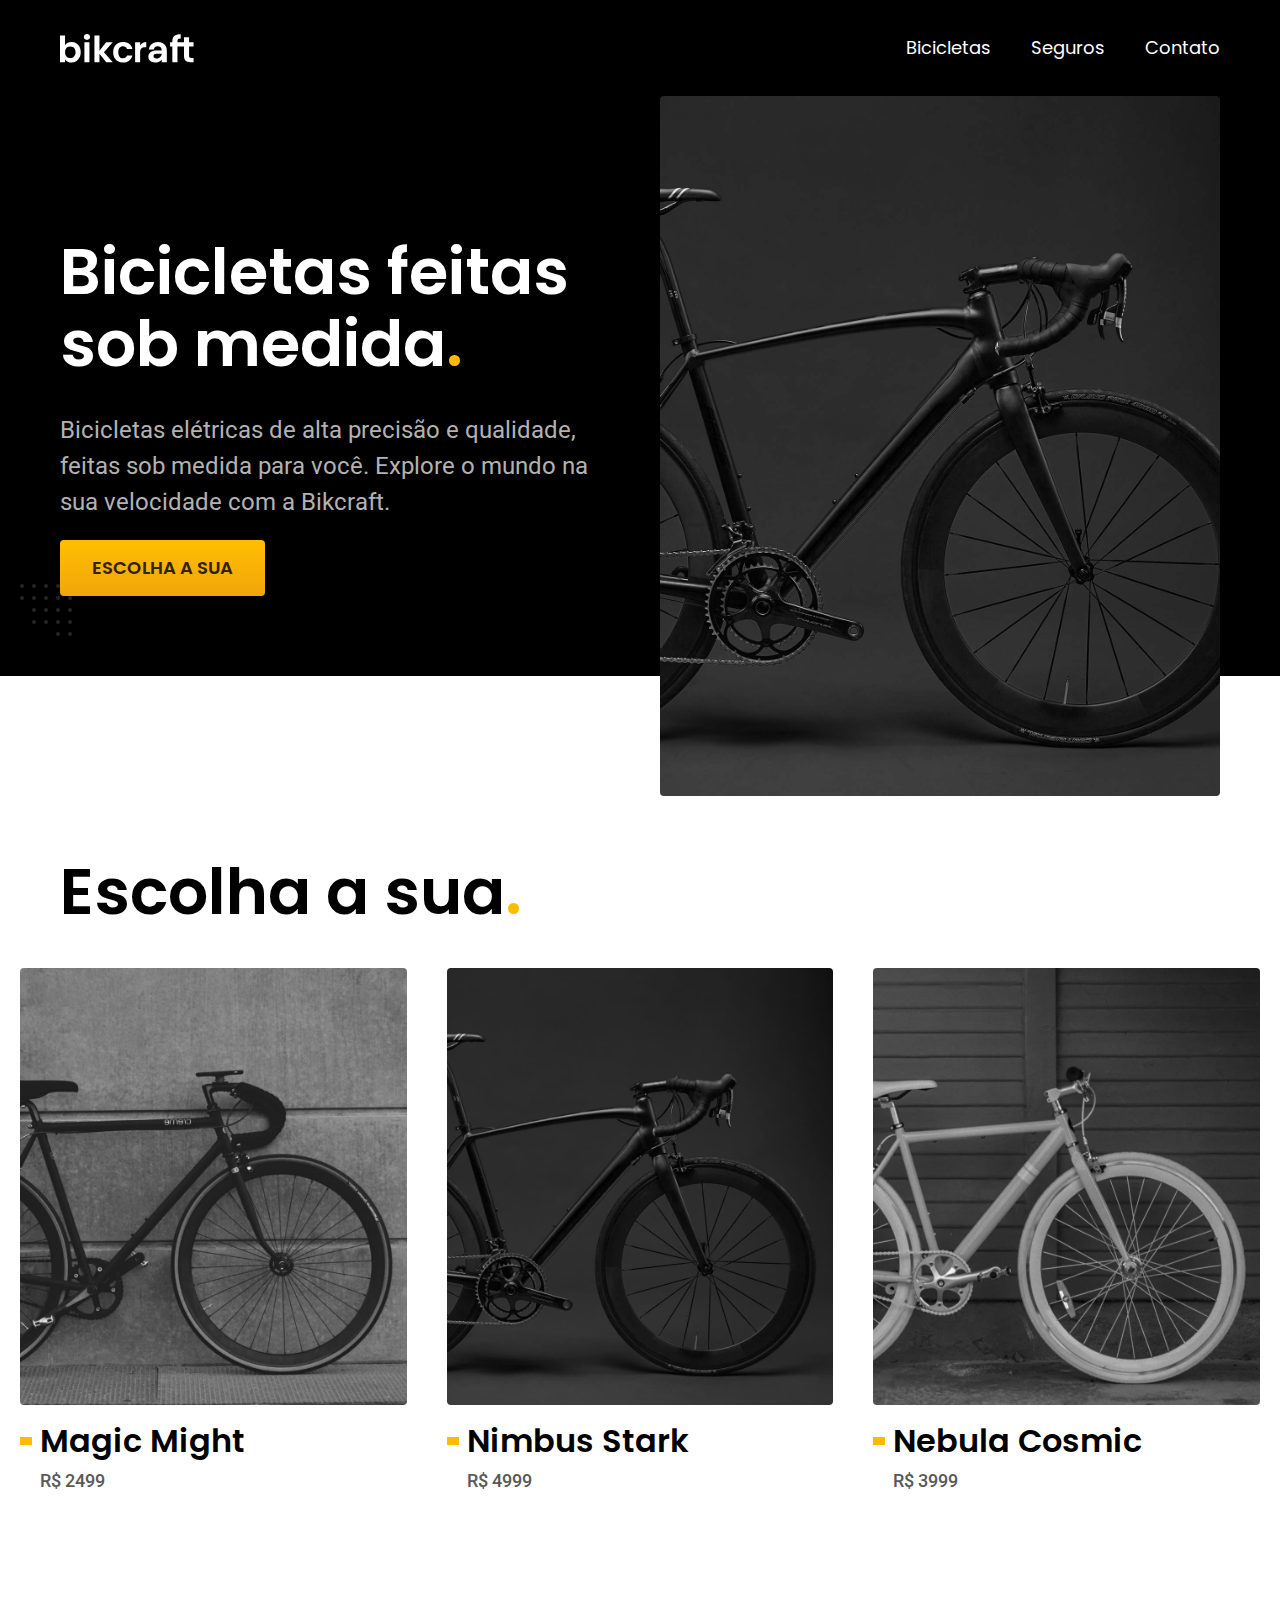
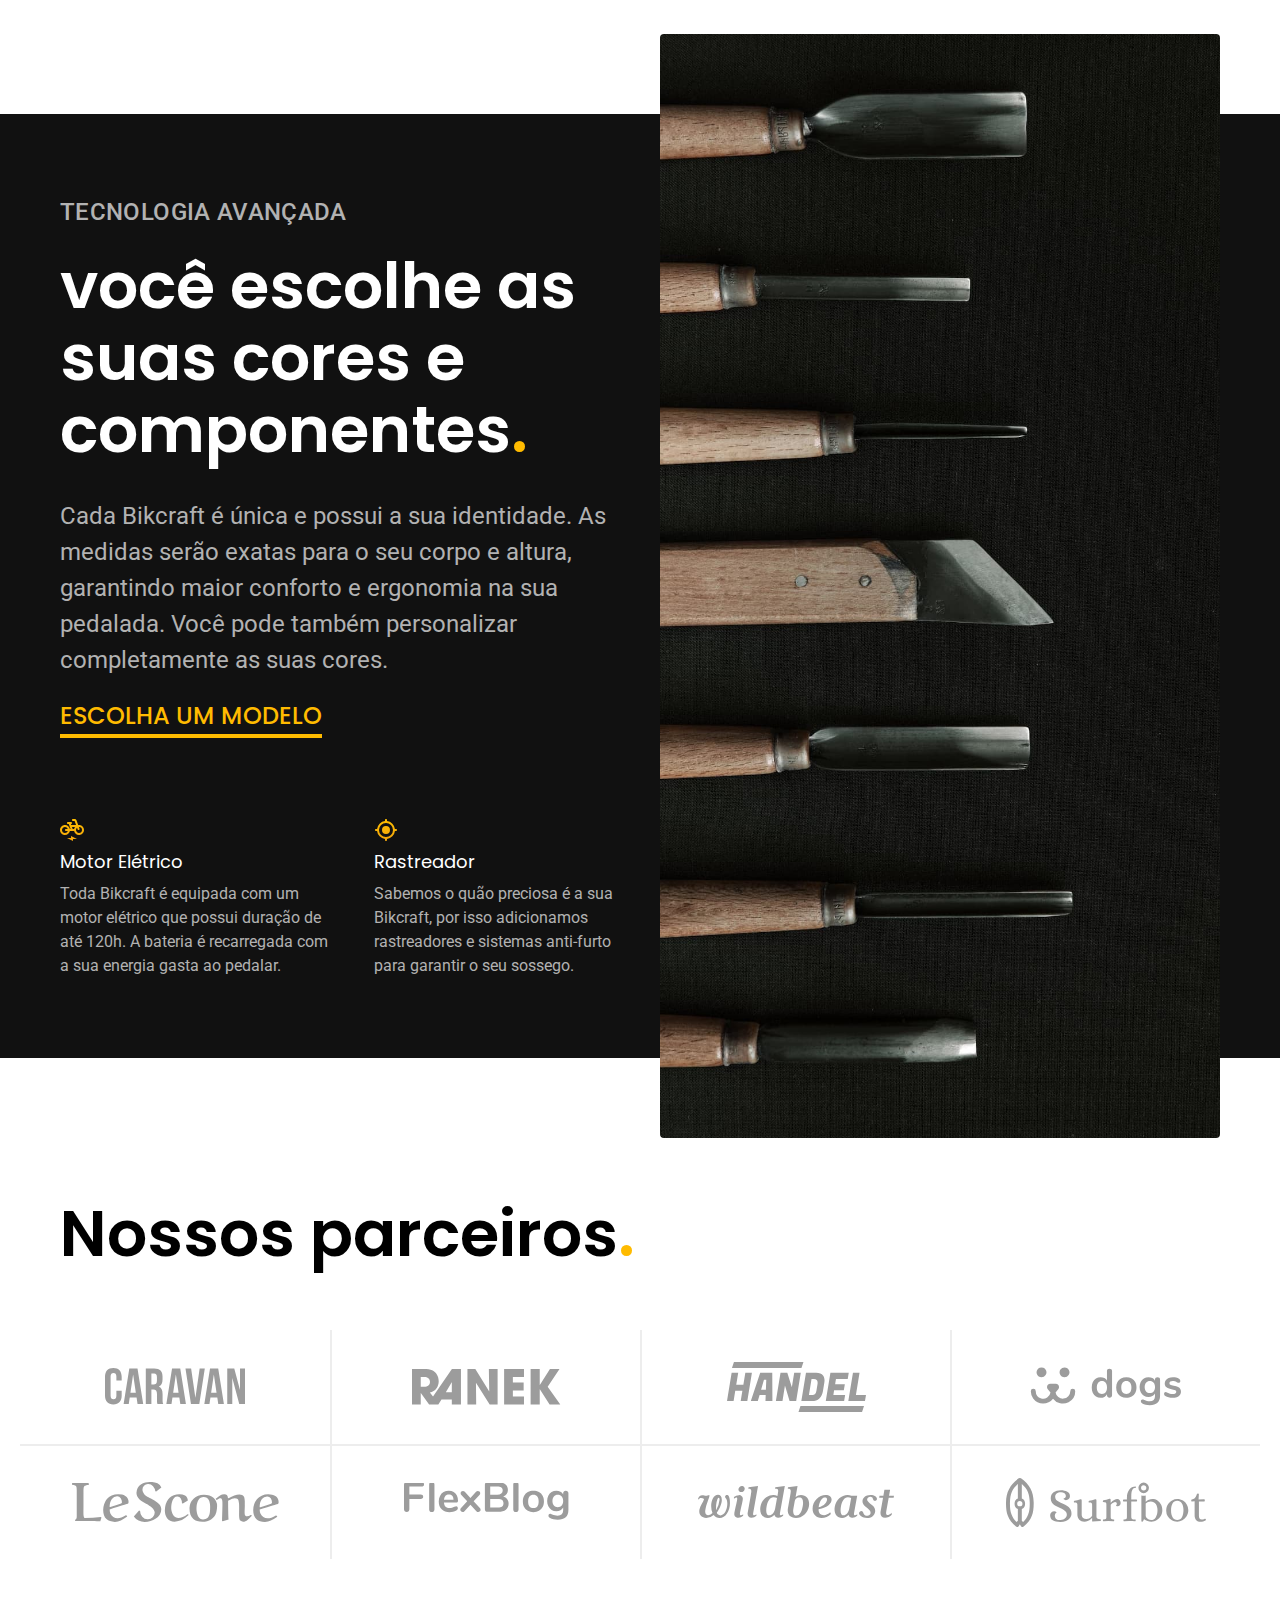
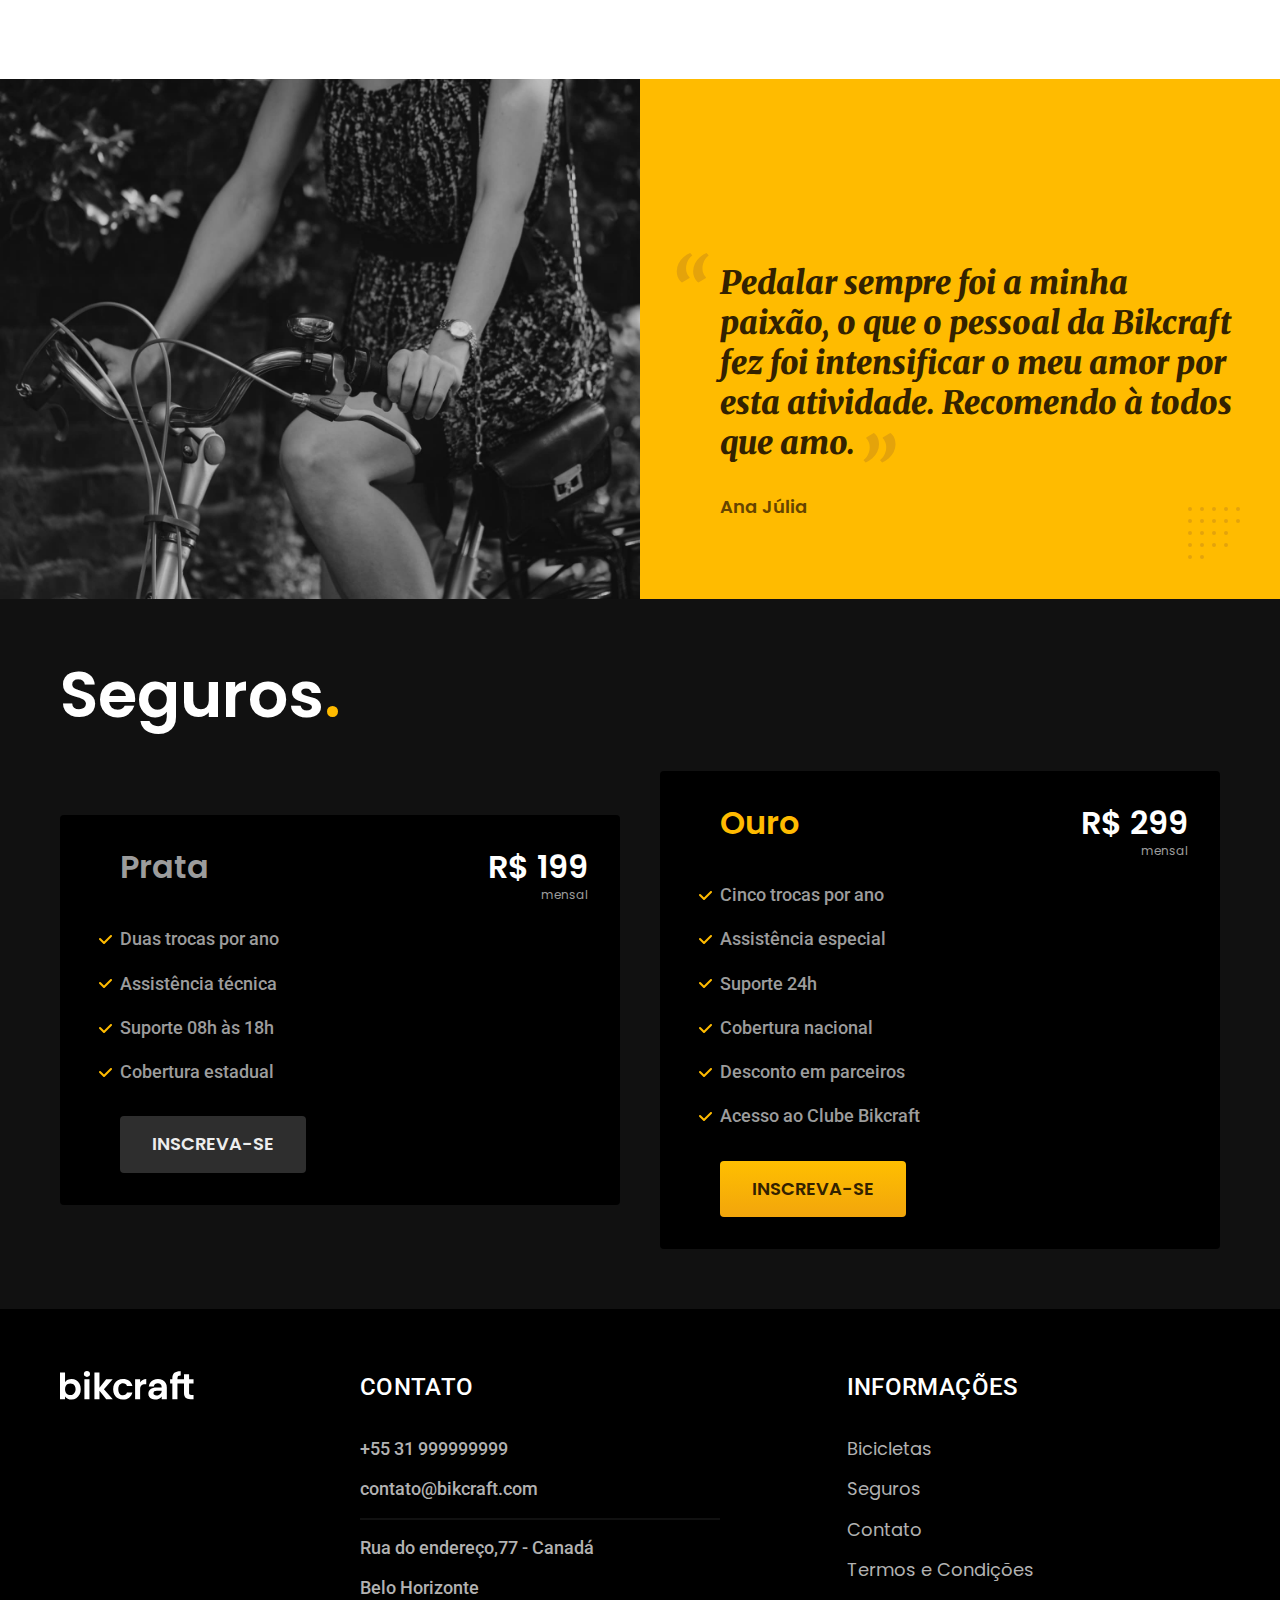
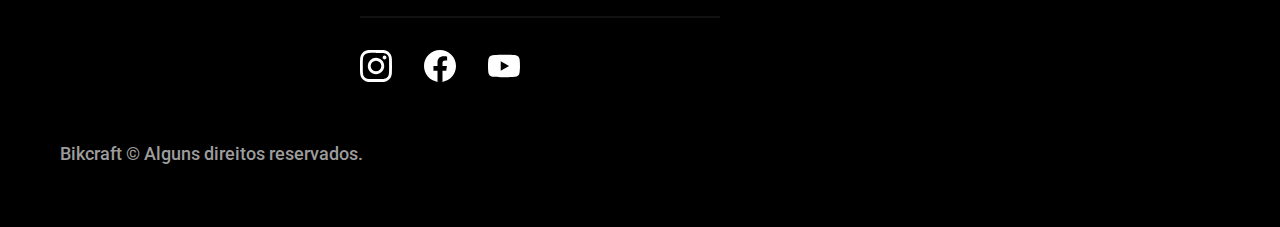
<file: index.html>
<!DOCTYPE html>
<html lang="pt-br">

<head>
  <meta charset="UTF-8">
  <meta name="viewport" content="width=device-width, initial-scale=1.0">

  <title>Bikcraft - Bicicletas Elétricas</title>
  <meta name="description" content="Bicicletas elétricas de alta precisão e qualidade, feitas sob medida para o cliente. Explore o mundo na sua velocidade com a Bikcraft.">

  <link rel="stylesheet" href="./css/style.css">

  <link rel="preconnect" href="https://fonts.googleapis.com">
  <link rel="preconnect" href="https://fonts.gstatic.com" crossorigin>
  <link href="https://fonts.googleapis.com/css2?family=Merriweather:ital,wght@1,900&family=Poppins:wght@400;600&family=Roboto:wght@500&display=swap" rel="stylesheet">
</head>

<body>
  <header class="header-bg">
    <div class="header container">
      <a href="./">
        <img src="./img/bikcraft.svg" alt="Bikcraft">
      </a>

      <nav aria-label="primaria">
        <ul class="header-menu font-1-m cor-0">
          <li><a href="./bicicletas.html">Bicicletas</a></li>
          <li><a href="./seguros.html">Seguros</a></li>
          <li><a href="./contato.html">Contato</a></li>
        </ul>
      </nav>
    </div>
  </header>

  <main class="introducao-bg">
    <div class="introducao container">
      <div class="introducao-conteudo">
        <h1 class="font-1-xxl cor-0">Bicicletas feitas sob medida<span class="cor-p1">.</span></h1>
        <p class="font-2-l cor-5">Bicicletas elétricas de alta precisão e qualidade, feitas sob medida para você. Explore o mundo na sua velocidade com a Bikcraft.</p>
        <a class="botao" href="./bicicletas.html">Escolha a sua</a>
      </div>
      <div>
        <img src="./img/fotos/introducao.jpg" alt="Bicicleta elétrica preta.">
      </div>
    </div>
  </main>

  <article class="bicicletas-lista">
    <h2 class="container font-1-xxl">Escolha a sua<span class="cor-p1">.</span></h2>

    <ul>
      <li>
        <a href="./bicicletas/magic.html">
          <img src="./img/bicicletas/magic-home.jpg" alt="Bicicleta preta">
          <h3 class="font-1-xl">Magic Might</h3>
          <span class="font-2-m cor-8">R$ 2499</span>
        </a>
      </li>
      <li>
        <a href="./bicicletas/nimbus.html">
          <img src="./img/bicicletas/nimbus-home.jpg" alt="Bicicleta preta">
          <h3 class="font-1-xl">Nimbus Stark</h3>
          <span class="font-2-m cor-8">R$ 4999</span>
        </a>
      </li>
      <li>
        <a href="./bicicletas/nebula.html">
          <img src="./img/bicicletas/nebula-home.jpg" alt="Bicicleta preta">
          <h3 class="font-1-xl">Nebula Cosmic</h3>
          <span class="font-2-m cor-8">R$ 3999</span>
        </a>
      </li>
    </ul>
  </article>

  <article class="tecnologia-bg">
    <div class="tecnologia container">
      <div class="tecnologia-conteudo">
        <span class="font-2-l-b cor-5">Tecnologia Avançada</span>
        <h2 class="font-1-xxl cor-0">você escolhe as suas cores e componentes<span class="cor-p1">.</span></h2>
        <p class="font-2-l cor-5">Cada Bikcraft é única e possui a sua identidade. As medidas serão exatas para o seu corpo e altura, garantindo maior conforto e ergonomia na sua pedalada. Você pode também personalizar completamente as suas cores.</p>
        <a class="link" href="./bicicletas.html">Escolha um modelo</a>
        <div class="tecnologia-vantagens">
          <div>
            <img src="./img/icones/eletrica.svg" alt="">
            <h3 class="font-1-m cor-0">Motor Elétrico</h3>
            <p class="font-2-s cor-5">Toda Bikcraft é equipada com um motor elétrico que possui duração de até 120h. A bateria é recarregada com a sua energia gasta ao pedalar.</p>
          </div>
          <div>
            <img src="./img/icones/rastreador.svg" alt="">
            <h3 class="font-1-m cor-0">Rastreador</h3>
            <p class="font-2-s cor-5">Sabemos o quão preciosa é a sua Bikcraft, por isso adicionamos rastreadores e sistemas anti-furto para garantir o seu sossego.</p>
          </div>
        </div>
      </div>
      <div class="tecnologia-imagem">
        <img src="./img/fotos/tecnologia.jpg" alt="">
      </div>
    </div>
  </article>

  <section class="parceiros" aria-label="Nossos Parceiros">
    <h2 class="container font-1-xxl">Nossos parceiros<span class="cor-p1">.</span></h2>

    <ul>
      <li><img src="./img/parceiros/caravan.svg" alt="caravan"></li>
      <li><img src="./img/parceiros/ranek.svg" alt="ranek"></li>
      <li><img src="./img/parceiros/handel.svg" alt="handel"></li>
      <li><img src="./img/parceiros/dogs.svg" alt="dogs"></li>
      <li><img src="./img/parceiros/lescone.svg" alt="lescone"></li>
      <li><img src="./img/parceiros/flexblog.svg" alt="flexblog"></li>
      <li><img src="./img/parceiros/wildbeast.svg" alt="wildbeast"></li>
      <li><img src="./img/parceiros/surfbot.svg" alt="surfbot"></li>
    </ul>
  </section>

  <section class="depoimento" aria-label="Depoimento">
    <div>
      <img src="./img/fotos/depoimento.jpg" alt="Pessoa pedalando uma bicicleta Bikcraft">
    </div>
    <div class="depoimento-conteudo">
      <blockquote class="font-1-xl cor-p5">
        <p>Pedalar sempre foi a minha paixão, o que o pessoal da Bikcraft fez foi intensificar o meu amor por esta atividade. Recomendo à todos que amo.</p>
      </blockquote>
      <span class="font-1-m-b cor-p4">Ana Júlia</span>
    </div>
  </section>

  <article class="seguros-bg">
    <div class="seguros container">
      <h2 class="font-1-xxl cor-0">Seguros<span class="cor-p1">.</span></h2>
      <div class="seguros-item">
        <h3 class="font-1-xl cor-6">Prata</h3>
        <span class="font-1-xl cor-0">R$ 199 <span class="font-1-xs cor-6">mensal</span></span>
        <ul class="font-2-m cor-6">
          <li>Duas trocas por ano</li>
          <li>Assistência técnica</li>
          <li>Suporte 08h às 18h</li>
          <li>Cobertura estadual</li>
        </ul>
        <a class="botao secundario" href="./orcamento.html"> Inscreva-se</a>
      </div>
      <div class="seguros-item">
        <h3 class="font-1-xl cor-p1">Ouro</h3>
        <span class="font-1-xl cor-0">R$ 299 <span class="font-1-xs cor-6">mensal</span></span>
        <ul class="font-2-m cor-6">
          <li>Cinco trocas por ano</li>
          <li>Assistência especial</li>
          <li>Suporte 24h</li>
          <li>Cobertura nacional</li>
          <li>Desconto em parceiros</li>
          <li>Acesso ao Clube Bikcraft</li>
        </ul>
        <a class="botao" href="./orcamento.html"> Inscreva-se</a>
      </div>
    </div>

  </article>
  <footer class="footer-bg">
    <div class="footer container">
      <img src="./img/bikcraft.svg" alt="Bikcraft">

      <div class="footer-contato">
        <h3 class="font-2-l-b cor-0">contato</h3>
        <ul class="font-2-m cor-5">
          <li><a href="tel:+5531999999999">+55 31 999999999</a></li>
          <li><a href="mailto:contato@bikcraft.com">contato@bikcraft.com</a></li>
          <li>Rua do endereço,77 - Canadá</li>
          <li>Belo Horizonte</li>
        </ul>
        <div class="footer-redes">
          <a href="./"><img src="./img/redes/instagram.svg" alt="instagram"></a>
          <a href="./"><img src="./img/redes/facebook.svg" alt="facebook"></a>
          <a href="./"><img src="./img/redes/youtube.svg" alt="youtube"></a>
        </div>
      </div>
      <div class="footer-informacoes">
        <h3 class="font-2-l-b cor-0">Informações</h3>
        <nav>
          <ul class="font-1-m cor-5">
            <li><a href="./bicicletas.html">Bicicletas</a></li>
            <li><a href="./seguros.html">Seguros</a></li>
            <li><a href="./contato.html">Contato</a></li>
            <li><a href="./termos.html">Termos e Condições</a></li>
          </ul>
        </nav>
      </div>
      <p class="footer-copy font-2-m cor-6">Bikcraft © Alguns direitos reservados.</p>
    </div>

  </footer>
</body>

</html>
</file>
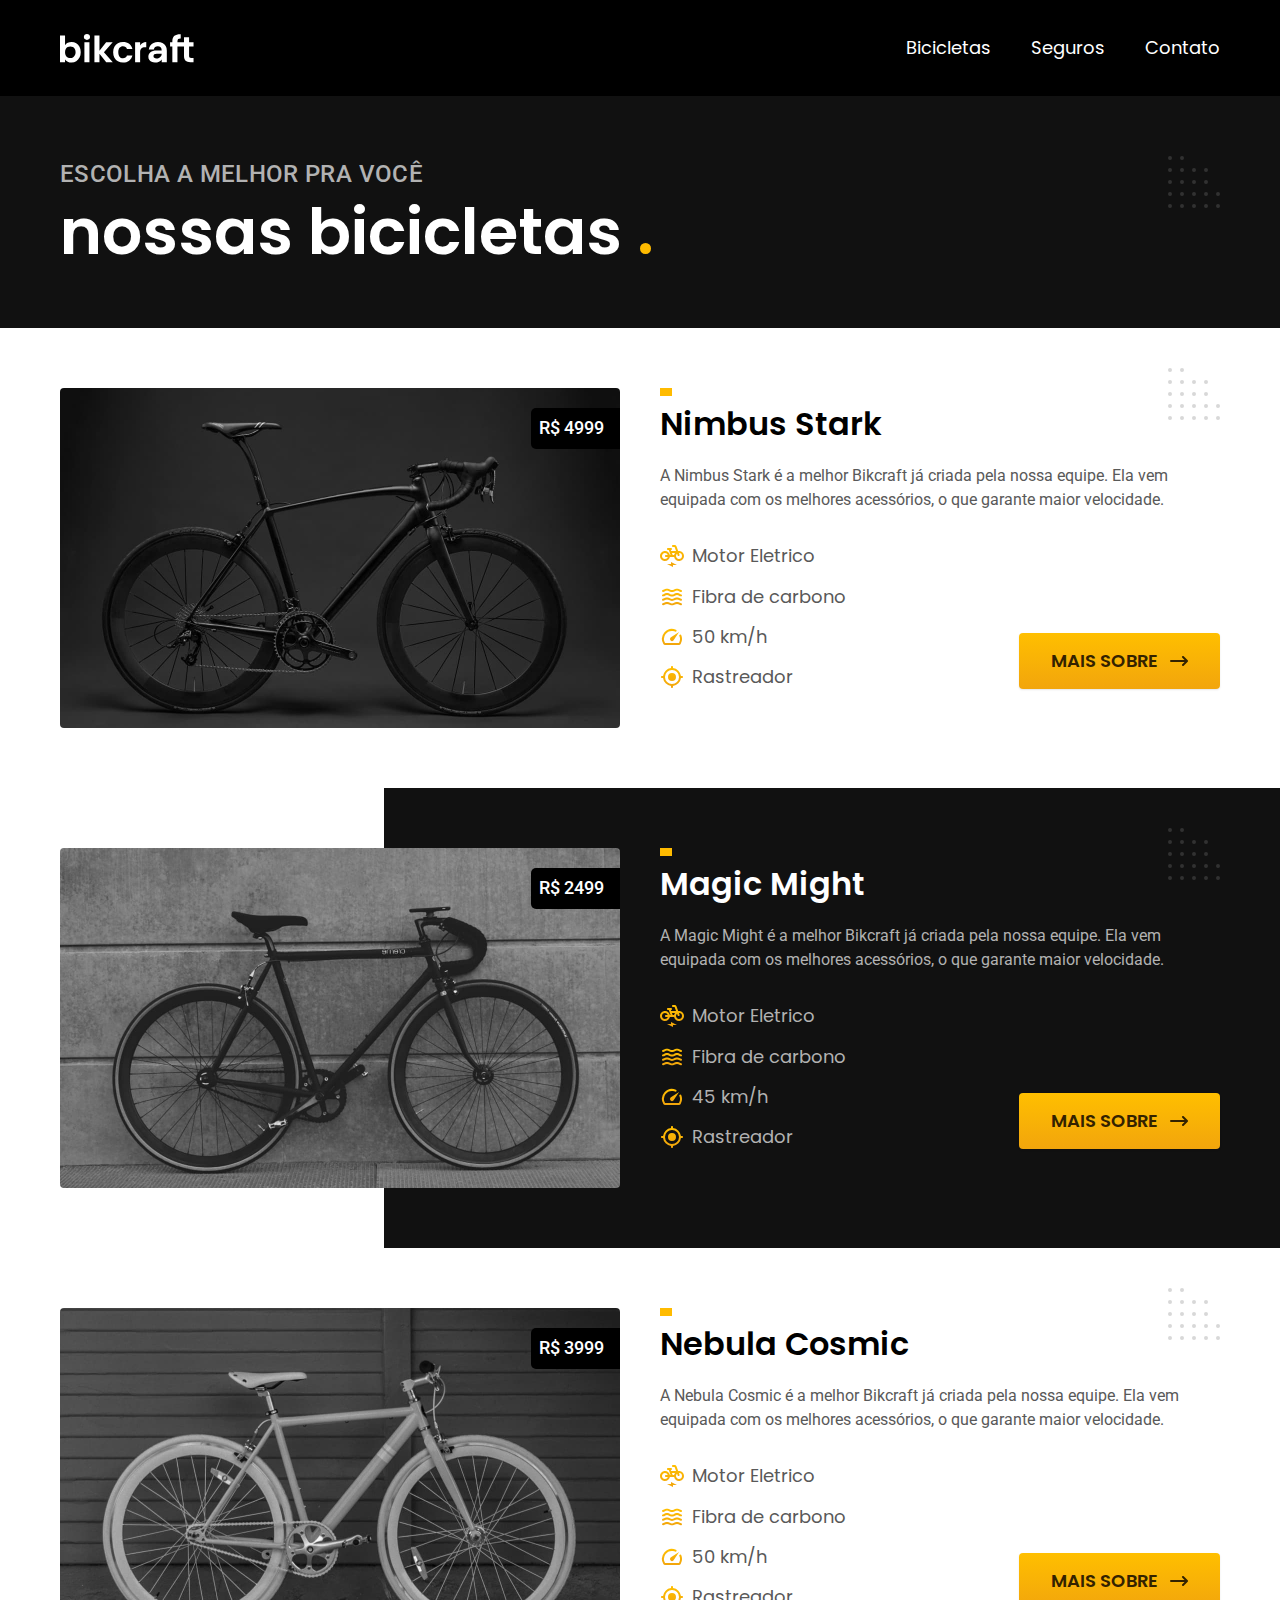
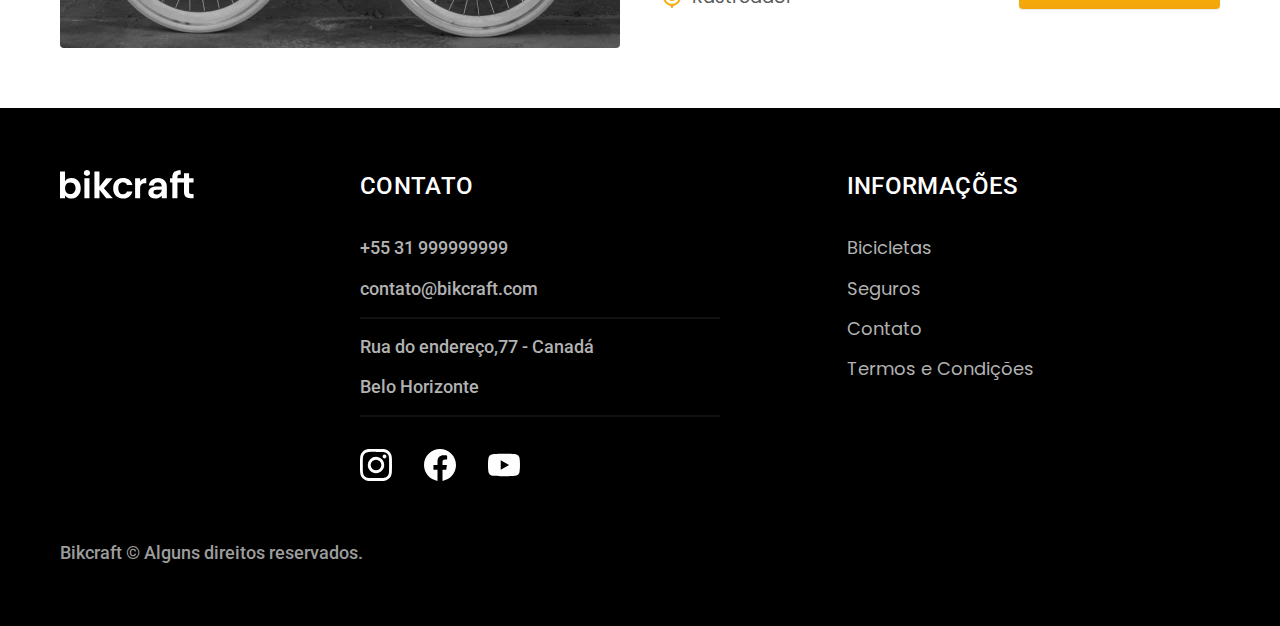
<file: bicicletas.html>
<!DOCTYPE html>
<html lang="pt-br">

<head>
  <meta charset="UTF-8">
  <meta name="viewport" content="width=device-width, initial-scale=1.0">

  <title>Bicicletas | Bikcraft </title>
  <meta name="description" content="Bicicletas elétricas de alta precisão e qualidade, feitas sob medida para o cliente. Explore o mundo na sua velocidade com a Bikcraft.">

  <link rel="stylesheet" href="./css/style.css">

  <link rel="preconnect" href="https://fonts.googleapis.com">
  <link rel="preconnect" href="https://fonts.gstatic.com" crossorigin>
  <link href="https://fonts.googleapis.com/css2?family=Merriweather:ital,wght@1,900&family=Poppins:wght@400;600&family=Roboto:wght@500&display=swap" rel="stylesheet">
</head>

<body id="bicicletas">
  <header class="header-bg">
    <div class="header container">
      <a href="./">
        <img src="./img/bikcraft.svg" alt="Bikcraft">
      </a>

      <nav aria-label="primaria">
        <ul class="header-menu font-1-m cor-0">
          <li><a href="./bicicletas.html">Bicicletas</a></li>
          <li><a href="./seguros.html">Seguros</a></li>
          <li><a href="./contato.html">Contato</a></li>
        </ul>
      </nav>
    </div>
  </header>
  <main>
    <div class="titulo-bg">
      <div class="titulo container">
        <p class="font-2-l-b cor-5">Escolha a melhor pra você</p>
        <h1 class=" font-1-xxl cor-0">nossas bicicletas <span class="cor-p1">.</span></h1>
      </div>
    </div>

    <div>
      <div class="bicicletas container">
        <div class="bicicletas-imagem">
          <img src="./img/bicicletas/nimbus.jpg" alt="Bicicleta preta">
          <span class="font-2-m cor-0">R$ 4999</span>
        </div>
        <div class="bicicletas-conteudo">
          <h2 class="font-1-xl">Nimbus Stark</h2>
          <p class="font-2-s cor-8">A Nimbus Stark é a melhor Bikcraft já criada pela nossa equipe. Ela vem equipada com os melhores acessórios, o que garante maior velocidade.</p>
          <ul class="font-1-m cor-8">
            <li>
              <img src="./img/icones/eletrica.svg" alt="">
              Motor Eletrico
            </li>
            <li>
              <img src="./img/icones/carbono.svg" alt="">
              Fibra de carbono
            </li>
            <li>
              <img src="./img/icones/velocidade.svg" alt="">
              50 km/h
            </li>
            <li>
              <img src="./img/icones/rastreador.svg" alt="">
              Rastreador
            </li>
          </ul>
          <a class="botao seta" href="./bicicletas/nimbus.html">Mais sobre</a>
        </div>
      </div>
    </div>


    <div class="bicicletas-bg">
      <div class="bicicletas container">
        <div class="bicicletas-imagem">
          <img src="./img/bicicletas/magic.jpg" alt="Bicicleta preta">
          <span class="font-2-m cor-0">R$ 2499</span>
        </div>
        <div class="bicicletas-conteudo">
          <h2 class="font-1-xl cor-0">Magic Might</h2>
          <p class="font-2-s cor-5">A Magic Might é a melhor Bikcraft já criada pela nossa equipe. Ela vem equipada com os melhores acessórios, o que garante maior velocidade.</p>
          <ul class="font-1-m cor-5">
            <li>
              <img src="./img/icones/eletrica.svg" alt="">
              Motor Eletrico
            </li>
            <li>
              <img src="./img/icones/carbono.svg" alt="">
              Fibra de carbono
            </li>
            <li>
              <img src="./img/icones/velocidade.svg" alt="">
              45 km/h
            </li>
            <li>
              <img src="./img/icones/rastreador.svg" alt="">
              Rastreador
            </li>
          </ul>
          <a class="botao seta" href="./bicicletas/magic.html">Mais sobre</a>
        </div>
      </div>
    </div>

    <div>
      <div class="bicicletas container">
        <div class="bicicletas-imagem">
          <img src="./img/bicicletas/nebula.jpg" alt="Bicicleta preta">
          <span class="font-2-m cor-0">R$ 3999</span>
        </div>
        <div class="bicicletas-conteudo">
          <h2 class="font-1-xl">Nebula Cosmic</h2>
          <p class="font-2-s cor-8">A Nebula Cosmic é a melhor Bikcraft já criada pela nossa equipe. Ela vem equipada com os melhores acessórios, o que garante maior velocidade.</p>
          <ul class="font-1-m cor-8">
            <li>
              <img src="./img/icones/eletrica.svg" alt="">
              Motor Eletrico
            </li>
            <li>
              <img src="./img/icones/carbono.svg" alt="">
              Fibra de carbono
            </li>
            <li>
              <img src="./img/icones/velocidade.svg" alt="">
              50 km/h
            </li>
            <li>
              <img src="./img/icones/rastreador.svg" alt="">
              Rastreador
            </li>
          </ul>
          <a class="botao seta" href="./bicicletas/nebula.html">Mais sobre</a>
        </div>
      </div>
    </div>

  </main>

  <footer class="footer-bg">
    <div class="footer container">
      <img src="./img/bikcraft.svg" alt="Bikcraft">

      <div class="footer-contato">
        <h3 class="font-2-l-b cor-0">contato</h3>
        <ul class="font-2-m cor-5">
          <li><a href="tel:+5531999999999">+55 31 999999999</a></li>
          <li><a href="mailto:contato@bikcraft.com">contato@bikcraft.com</a></li>
          <li>Rua do endereço,77 - Canadá</li>
          <li>Belo Horizonte</li>
        </ul>
        <div class="footer-redes">
          <a href="./"><img src="./img/redes/instagram.svg" alt="instagram"></a>
          <a href="./"><img src="./img/redes/facebook.svg" alt="facebook"></a>
          <a href="./"><img src="./img/redes/youtube.svg" alt="youtube"></a>
        </div>
      </div>
      <div class="footer-informacoes">
        <h3 class="font-2-l-b cor-0">Informações</h3>
        <nav>
          <ul class="font-1-m cor-5">
            <li><a href="./bicicletas.html">Bicicletas</a></li>
            <li><a href="./seguros.html">Seguros</a></li>
            <li><a href="./contato.html">Contato</a></li>
            <li><a href="./termos.html">Termos e Condições</a></li>
          </ul>
        </nav>
      </div>
      <p class="footer-copy font-2-m cor-6">Bikcraft © Alguns direitos reservados.</p>
    </div>

  </footer>
</body>

</html>
</file>
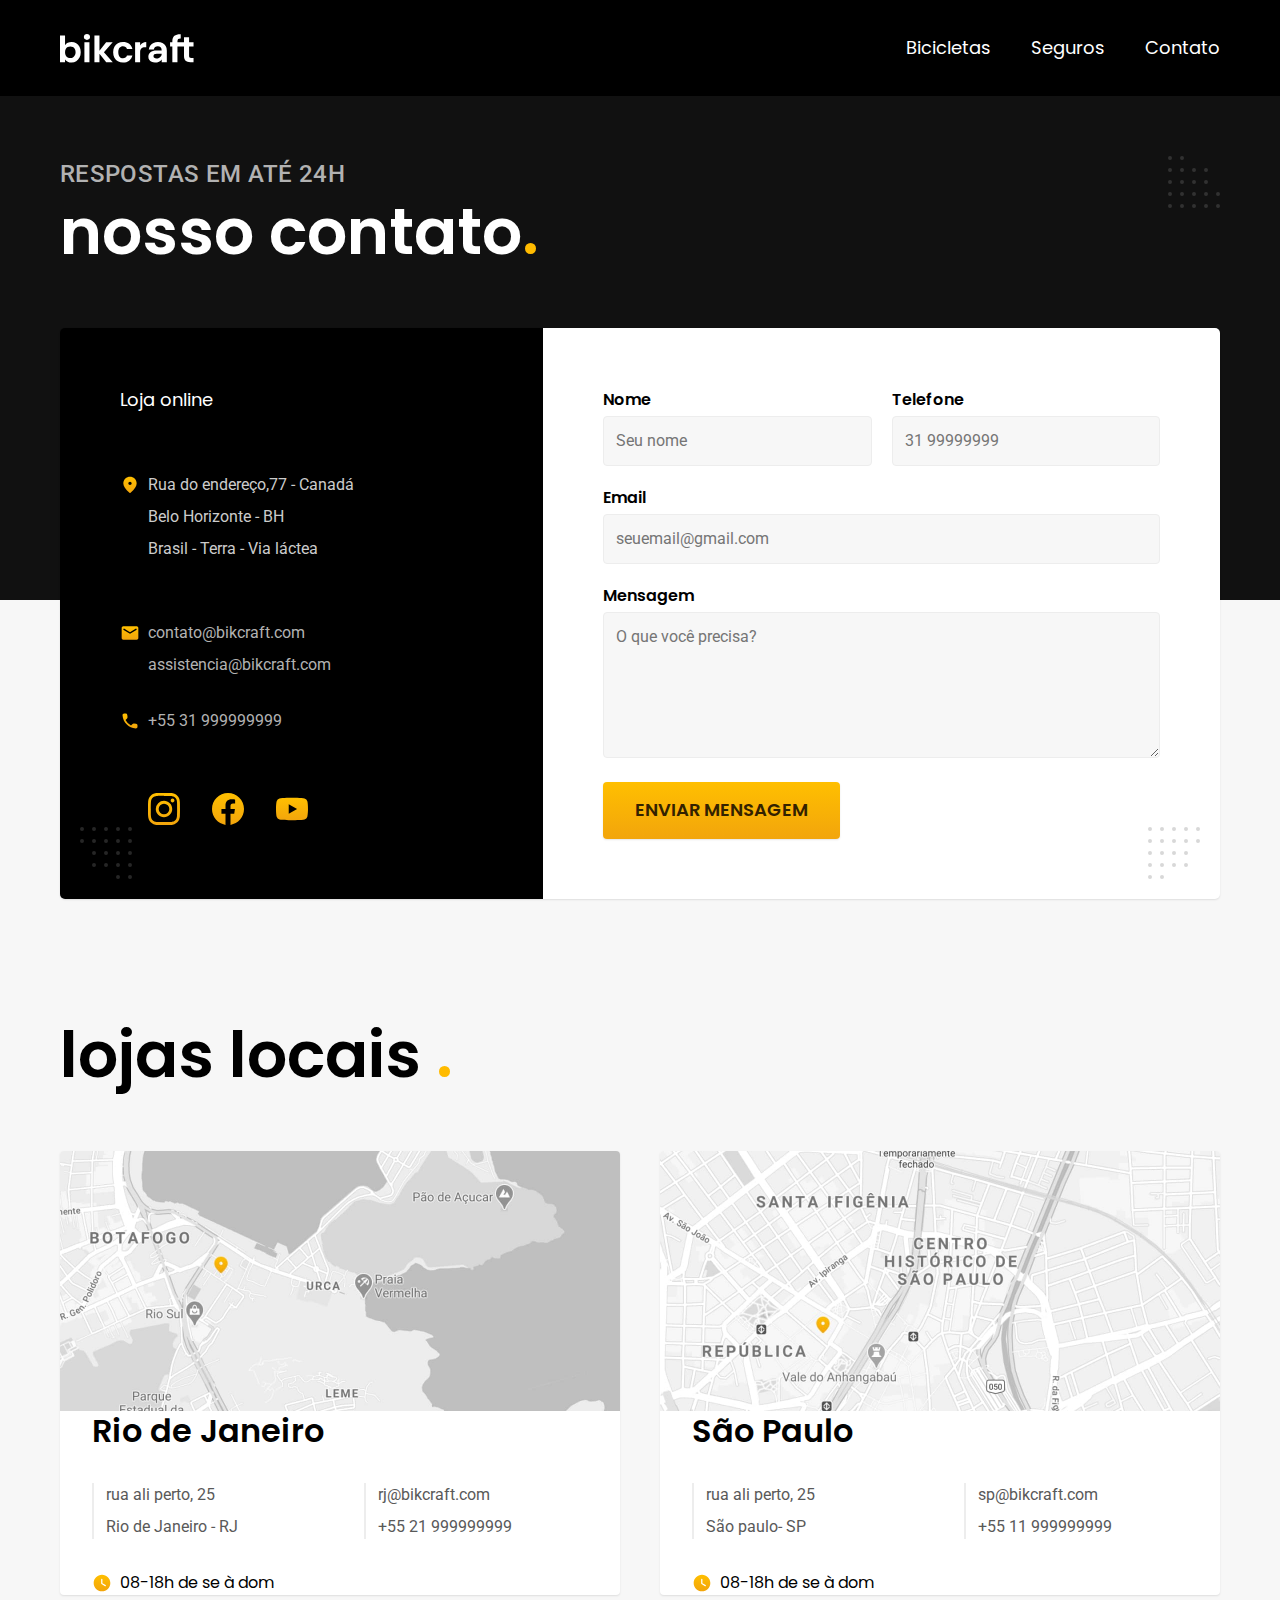
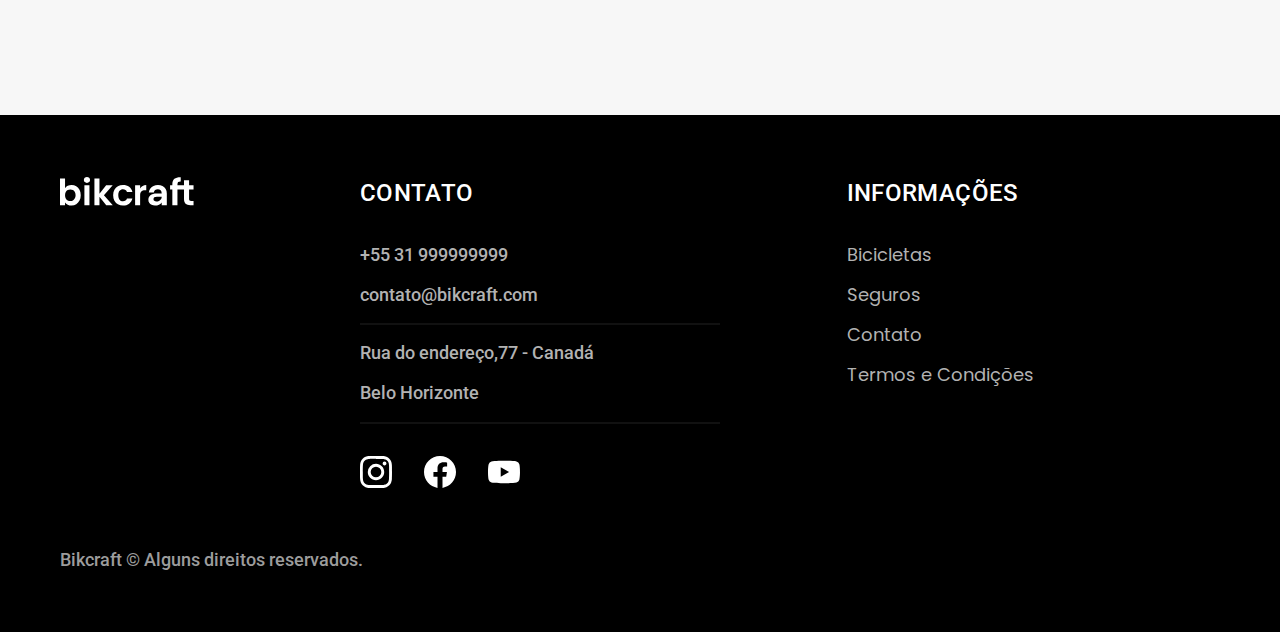
<file: contato.html>
<!DOCTYPE html>
<html lang="pt-br">

<head>
  <meta charset="UTF-8">
  <meta name="viewport" content="width=device-width, initial-scale=1.0">

  <title>Contato | Bikcraft </title>
  <meta name="description" content="Bicicletas elétricas de alta precisão e qualidade, feitas sob medida para o cliente. Explore o mundo na sua velocidade com a Bikcraft.">

  <link rel="stylesheet" href="./css/style.css">

  <link rel="preconnect" href="https://fonts.googleapis.com">
  <link rel="preconnect" href="https://fonts.gstatic.com" crossorigin>
  <link href="https://fonts.googleapis.com/css2?family=Merriweather:ital,wght@1,900&family=Poppins:wght@400;600&family=Roboto:wght@500&display=swap" rel="stylesheet">
</head>

<body id="contato">
  <header class="header-bg">
    <div class="header container">
      <a href="./">
        <img src="./img/bikcraft.svg" alt="Bikcraft">
      </a>

      <nav aria-label="primaria">
        <ul class="header-menu font-1-m cor-0">
          <li><a href="./bicicletas.html">Bicicletas</a></li>
          <li><a href="./seguros.html">Seguros</a></li>
          <li><a href="./contato.html">Contato</a></li>
        </ul>
      </nav>
    </div>
  </header>
  <main>
    <div class="titulo-bg">
      <div class="titulo container">
        <p class="font-2-l-b cor-5">Respostas em até 24h</p>
        <h1 class=" font-1-xxl cor-0">nosso contato<span class="cor-p1">.</span></h1>
      </div>
    </div>

    <div class="contato container">
      <section class="contato-dados" aria-label="Endereço">
        <h2 class="font-1-m cor-0">Loja online</h2>
        <div class="contato-endereco font-2-s cor-4">
          <p>Rua do endereço,77 - Canadá</p>
          <p>Belo Horizonte - BH</p>
          <p>Brasil - Terra - Via láctea</p>
        </div>
        <address class="contato-meios font-2-s cor-5">
          <a href="mailto:contato@bikcraft.com">contato@bikcraft.com</a>
          <a href="mailto:assistencia@bikcraft.com">assistencia@bikcraft.com</a>
          <a href="tel:+5531999999999">+55 31 999999999</a>
        </address>
        <div class="contato-redes">
          <a href="./"><img src="./img/redes/instagram-p.svg" alt="instagram"></a>
          <a href="./"><img src="./img/redes/facebook-p.svg" alt="facebook"></a>
          <a href="./"><img src="./img/redes/youtube-p.svg" alt="youtube"></a>
        </div>
      </section>
      <section class="contato-formulario" aria-label="Formulário">
        <form class="form" action="./contato.html">
          <div>
            <label for="nome">Nome</label>
            <input type="text" name="nome" id="nome" placeholder="Seu nome">
          </div>
          <div>
            <label for="telefone">Telefone</label>
            <input type="text" name="telefone" id="telefone" placeholder="31 99999999">
          </div>
          <div class="col-2">
            <label for="email">Email</label>
            <input type="email" name="email" id="email" placeholder="seuemail@gmail.com">
          </div>
          <div class="col-2">
            <label for="mensagem">Mensagem</label>
            <textarea name="mensagem" id="mensagem" rows="5" placeholder="O que você precisa?"></textarea>
          </div>
          <button class="botao col-2">Enviar mensagem</button>
        </form>
      </section>
    </div>
  </main>

  <article class="lojas container">
    <h2 class="font-1-xxl">lojas locais <span class="cor-p1">.</span></h2>
    <div class="lojas-item">
      <img src="./img/lojas/rj.jpg" alt="mapa marcando o endereço em rua ali perto, 25 - Rio de Janeiro - RJ">
      <div class="lojas-conteudo">
        <h3 class="font-1-xl">Rio de Janeiro</h3>
        <div class="lojas-dados font-2-s cor-8">
          <p>rua ali perto, 25</p>
          <p>Rio de Janeiro - RJ</p>
        </div>
        <div class="lojas-dados font-2-s cor-8">
          <a href="mailto:rj@bikcraft.com">rj@bikcraft.com</a>
          <a href="tel:+5521999999999">+55 21 999999999</a>
        </div>

        <p class="lojas-tempo font-1-s"><img src="./img/icones/horario.svg" alt=""> 08-18h de se à dom</p>
      </div>
    </div>
    <div class="lojas-item">
      <img src="./img/lojas/sp.jpg" alt="mapa marcando o endereço em rua ali perto, 25 - Rio de Janeiro - RJ">
      <div class="lojas-conteudo">
        <h3 class="font-1-xl">São Paulo</h3>
        <div class="lojas-dados font-2-s cor-8">
          <p>rua ali perto, 25</p>
          <p>São paulo- SP</p>
        </div>
        <div class="lojas-dados font-2-s cor-8">
          <a href="mailto:sp@bikcraft.com">sp@bikcraft.com</a>
          <a href="tel:+5511999999999">+55 11 999999999</a>
        </div>
        <p class="lojas-tempo font-1-s"><img src="./img/icones/horario.svg" alt=""> 08-18h de se à dom</p>
      </div>
    </div>
  </article>

  <footer class="footer-bg">
    <div class="footer container">
      <img src="./img/bikcraft.svg" alt="Bikcraft">

      <div class="footer-contato">
        <h3 class="font-2-l-b cor-0">contato</h3>
        <ul class="font-2-m cor-5">
          <li><a href="tel:+5531999999999">+55 31 999999999</a></li>
          <li><a href="mailto:contato@bikcraft.com">contato@bikcraft.com</a></li>
          <li>Rua do endereço,77 - Canadá</li>
          <li>Belo Horizonte</li>
        </ul>
        <div class="footer-redes">
          <a href="./"><img src="./img/redes/instagram.svg" alt="instagram"></a>
          <a href="./"><img src="./img/redes/facebook.svg" alt="facebook"></a>
          <a href="./"><img src="./img/redes/youtube.svg" alt="youtube"></a>
        </div>
      </div>
      <div class="footer-informacoes">
        <h3 class="font-2-l-b cor-0">Informações</h3>
        <nav>
          <ul class="font-1-m cor-5">
            <li><a href="./bicicletas.html">Bicicletas</a></li>
            <li><a href="./seguros.html">Seguros</a></li>
            <li><a href="./contato.html">Contato</a></li>
            <li><a href="./termos.html">Termos e Condições</a></li>
          </ul>
        </nav>
      </div>
      <p class="footer-copy font-2-m cor-6">Bikcraft © Alguns direitos reservados.</p>
    </div>

  </footer>
</body>

</html>
</file>
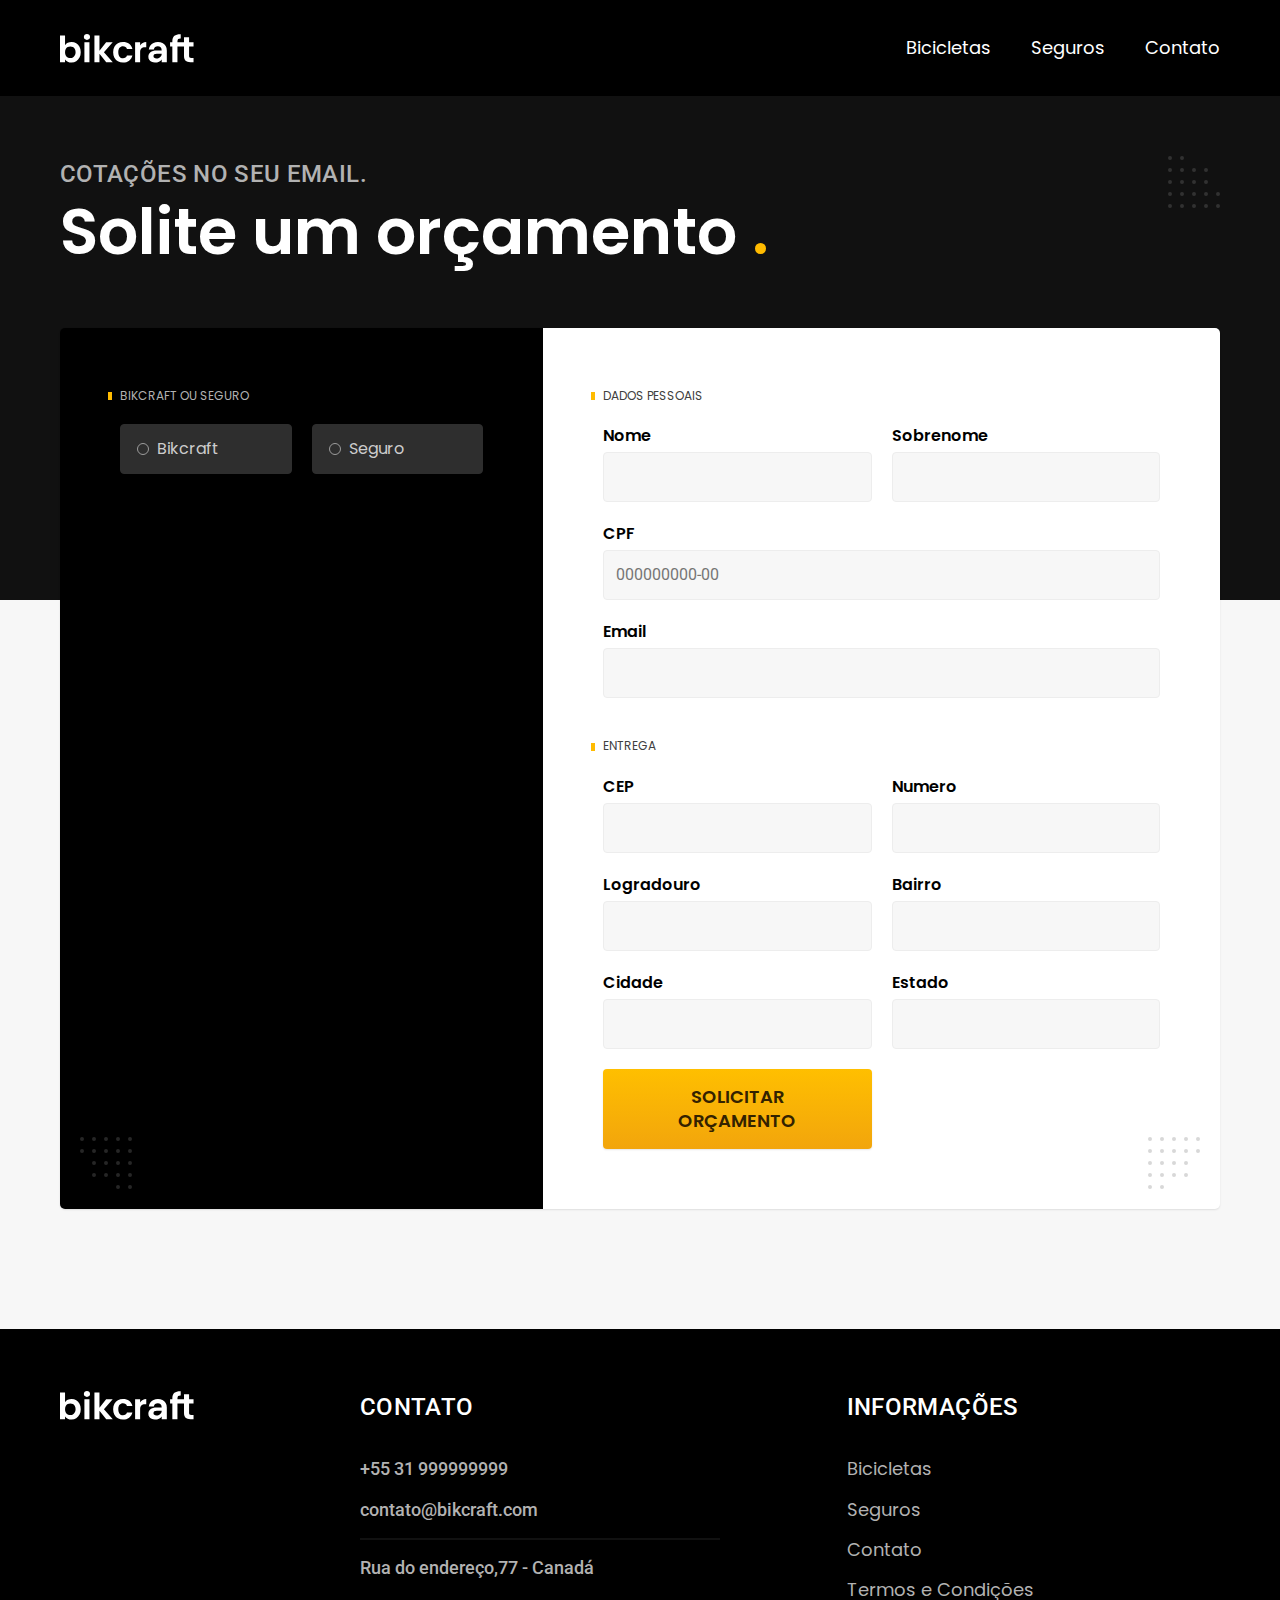
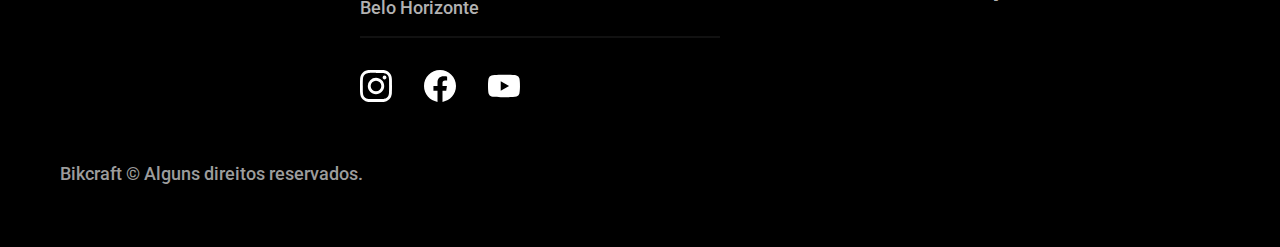
<file: orcamento.html>
<!DOCTYPE html>
<html lang="pt-br">

<head>
  <meta charset="UTF-8">
  <meta name="viewport" content="width=device-width, initial-scale=1.0">

  <title>Orçamento | Bikcraft </title>
  <meta name="description" content="Bicicletas elétricas de alta precisão e qualidade, feitas sob medida para o cliente. Explore o mundo na sua velocidade com a Bikcraft.">

  <link rel="stylesheet" href="./css/style.css">

  <link rel="preconnect" href="https://fonts.googleapis.com">
  <link rel="preconnect" href="https://fonts.gstatic.com" crossorigin>
  <link href="https://fonts.googleapis.com/css2?family=Merriweather:ital,wght@1,900&family=Poppins:wght@400;600&family=Roboto:wght@500&display=swap" rel="stylesheet">
</head>

<body id="orcamento">
  <header class="header-bg">
    <div class="header container">
      <a href="./">
        <img src="./img/bikcraft.svg" alt="Bikcraft">
      </a>

      <nav aria-label="primaria">
        <ul class="header-menu font-1-m cor-0">
          <li><a href="./bicicletas.html">Bicicletas</a></li>
          <li><a href="./seguros.html">Seguros</a></li>
          <li><a href="./contato.html">Contato</a></li>
        </ul>
      </nav>
    </div>
  </header>
  <main>
    <div class="titulo-bg">
      <div class="titulo container">
        <p class="font-2-l-b cor-5">Cotações no seu email.</p>
        <h1 class=" font-1-xxl cor-0">Solite um orçamento <span class="cor-p1">.</span></h1>
      </div>
    </div>

    <form class="orcamento container" action="./">
      <div class="orcamento-produto">
        <h2 class="font-1-xs cor-5">Bikcraft ou seguro</h2>

        <input type="radio" name="tipo" value="bikcraft" id="bikcraft">
        <label for="bikcraft">Bikcraft</label>

        <input type="radio" name="tipo" value="seguro" id="seguro">
        <label for="seguro">Seguro</label>

        <div class="orcamento-conteudo" id="orcamento-bikcraft">
          <h2 class="font-1-xs cor-5">Escolha a sua </h2>

          <input type="radio" name="produto" value="nimbus" id="nimbus">
          <label for="nimbus">Nimbus Stark <span>R$ 4999</span></label>
          <div class="orcamento-detalhes">
            <ul class="font-1-xs cor-8">
              <li> <img src="./img/icones/eletrica.svg" alt="">Motor Eletrico</li>
              <li> <img src="./img/icones/carbono.svg" alt="">Fibra de carbono</li>
              <li> <img src="./img/icones/velocidade.svg" alt="">50 km/h</li>
              <li> <img src="./img/icones/rastreador.svg" alt="">rastreador</li>
            </ul>
            <img src="./img/bicicletas/nimbus.jpg" alt="Bicicleta preta">
          </div>

          <input type="radio" name="produto" value="magic" id="magic">
          <label for="magic">Magic Might <span>R$ 2499</span></label>

          <div class="orcamento-detalhes">
            <ul class="font-1-xs cor-8">
              <li> <img src="./img/icones/eletrica.svg" alt="">Motor Eletrico</li>
              <li> <img src="./img/icones/carbono.svg" alt="">Fibra de carbono</li>
              <li> <img src="./img/icones/velocidade.svg" alt="">45 km/h</li>
              <li> <img src="./img/icones/rastreador.svg" alt="">rastreador</li>
            </ul>
            <img src="./img/bicicletas/magic.jpg" alt="Bicicleta preta">
          </div>

          <input type="radio" name="produto" value="nebula" id="nebula">

          <label for="nebula">Nebula Cosmic <span>R$ 3999</span></label>
          <div class="orcamento-detalhes">
            <ul class="font-1-xs cor-8">
              <li> <img src="./img/icones/eletrica.svg" alt="">Motor Eletrico</li>
              <li> <img src="./img/icones/carbono.svg" alt="">Fibra de carbono</li>
              <li> <img src="./img/icones/velocidade.svg" alt="">40 km/h</li>
              <li> <img src="./img/icones/rastreador.svg" alt="">rastreador</li>
            </ul>
            <img src="./img/bicicletas/nebula.jpg" alt="Bicicleta branca">
          </div>
        </div>

        <div class="orcamento-conteudo" id="orcamento-seguro">
          <h2 class="font-1-xs cor-5">Escolha o plano</h2>

          <input type="radio" name="produto" value="prata" id="prata">
          <label for="prata">Prata <span>R$ 199</span></label>

          <input type="radio" name="produto" value="ouro" id="ouro">
          <label for="ouro">Ouro <span>R$ 299</span></label>
        </div>
      </div>
      <div class="orcamento-dados form">
        <h2 class="font-1-xs cor-9 col-2">Dados pessoais</h2>
        <div>
          <label for="nome">Nome</label>
          <input type="text" name="nome" id="nome">
        </div>
        <div>
          <label for="sobrenome">Sobrenome</label>
          <input type="text" name="sobrenome" id="sobrenome">
        </div>
        <div class="col-2">
          <label for="sobrenome">CPF</label>
          <input type="text" name="cpf" id="cpf" placeholder="000000000-00">
        </div>
        <div class="col-2">
          <label for="email">Email</label>
          <input type="email" name="email" id="email">
        </div>
        <h2 class="font-1-xs cor-9 col-2">Entrega</h2>
        <div>
          <label for="cep">CEP</label>
          <input type="text" name="cep" id="cep">
        </div>
        <div>
          <label for="numero">Numero</label>
          <input type="text" name="numero" id="numero">
        </div>
        <div>
          <label for="logradouro">Logradouro</label>
          <input type="text" name="logradouro" id="logradouro">
        </div>
        <div>
          <label for="bairro">Bairro</label>
          <input type="text" name="bairro" id="bairro">
        </div>
        <div>
          <label for="cidade">Cidade</label>
          <input type="text" name="cidade" id="cidade">
        </div>
        <div>
          <label for="estado">Estado</label>
          <input type="text" name="estado" id="estado">
        </div>
        <button class="botao">Solicitar orçamento</button>
      </div>
    </form>
  </main>

  <footer class="footer-bg">
    <div class="footer container">
      <img src="./img/bikcraft.svg" alt="Bikcraft">

      <div class="footer-contato">
        <h3 class="font-2-l-b cor-0">contato</h3>
        <ul class="font-2-m cor-5">
          <li><a href="tel:+5531999999999">+55 31 999999999</a></li>
          <li><a href="mailto:contato@bikcraft.com">contato@bikcraft.com</a></li>
          <li>Rua do endereço,77 - Canadá</li>
          <li>Belo Horizonte</li>
        </ul>
        <div class="footer-redes">
          <a href="./"><img src="./img/redes/instagram.svg" alt="instagram"></a>
          <a href="./"><img src="./img/redes/facebook.svg" alt="facebook"></a>
          <a href="./"><img src="./img/redes/youtube.svg" alt="youtube"></a>
        </div>
      </div>
      <div class="footer-informacoes">
        <h3 class="font-2-l-b cor-0">Informações</h3>
        <nav>
          <ul class="font-1-m cor-5">
            <li><a href="./bicicletas.html">Bicicletas</a></li>
            <li><a href="./seguros.html">Seguros</a></li>
            <li><a href="./contato.html">Contato</a></li>
            <li><a href="./termos.html">Termos e Condições</a></li>
          </ul>
        </nav>
      </div>
      <p class="footer-copy font-2-m cor-6">Bikcraft © Alguns direitos reservados.</p>
    </div>

  </footer>
</body>

</html>
</file>
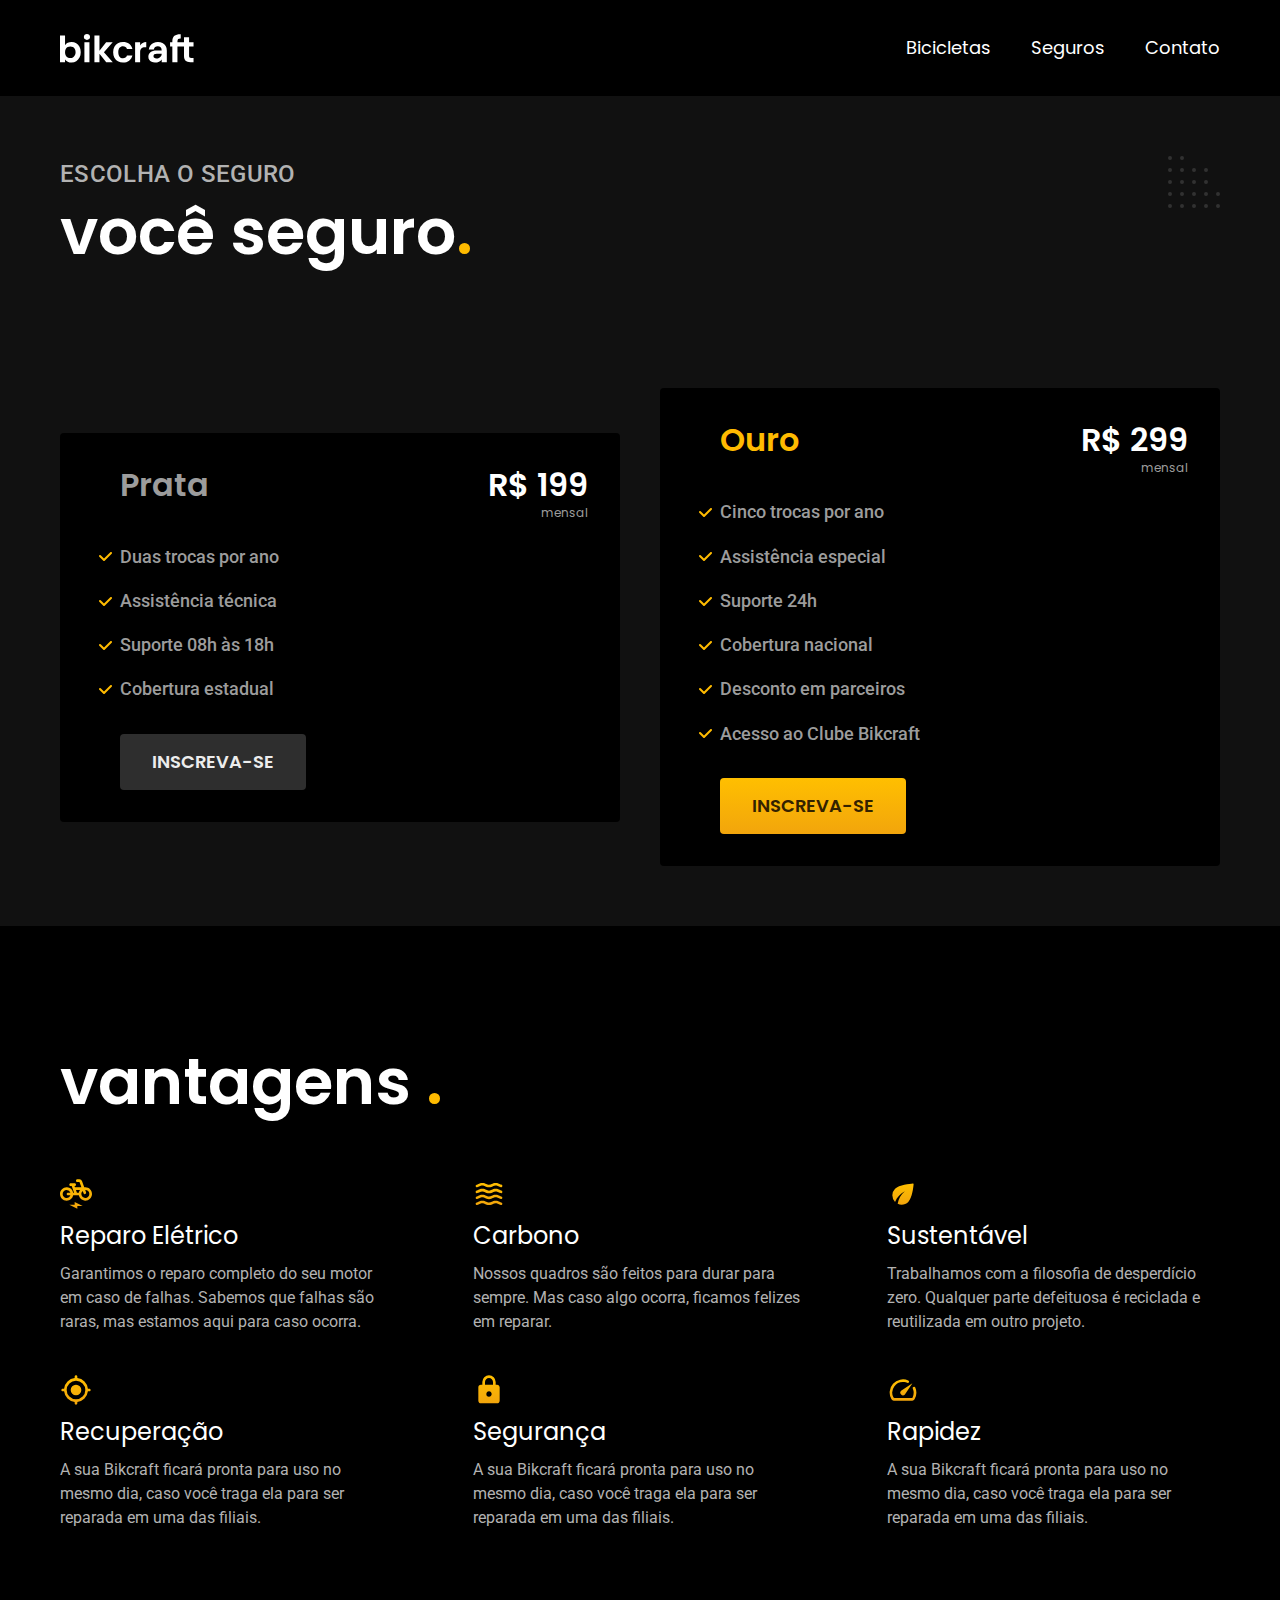
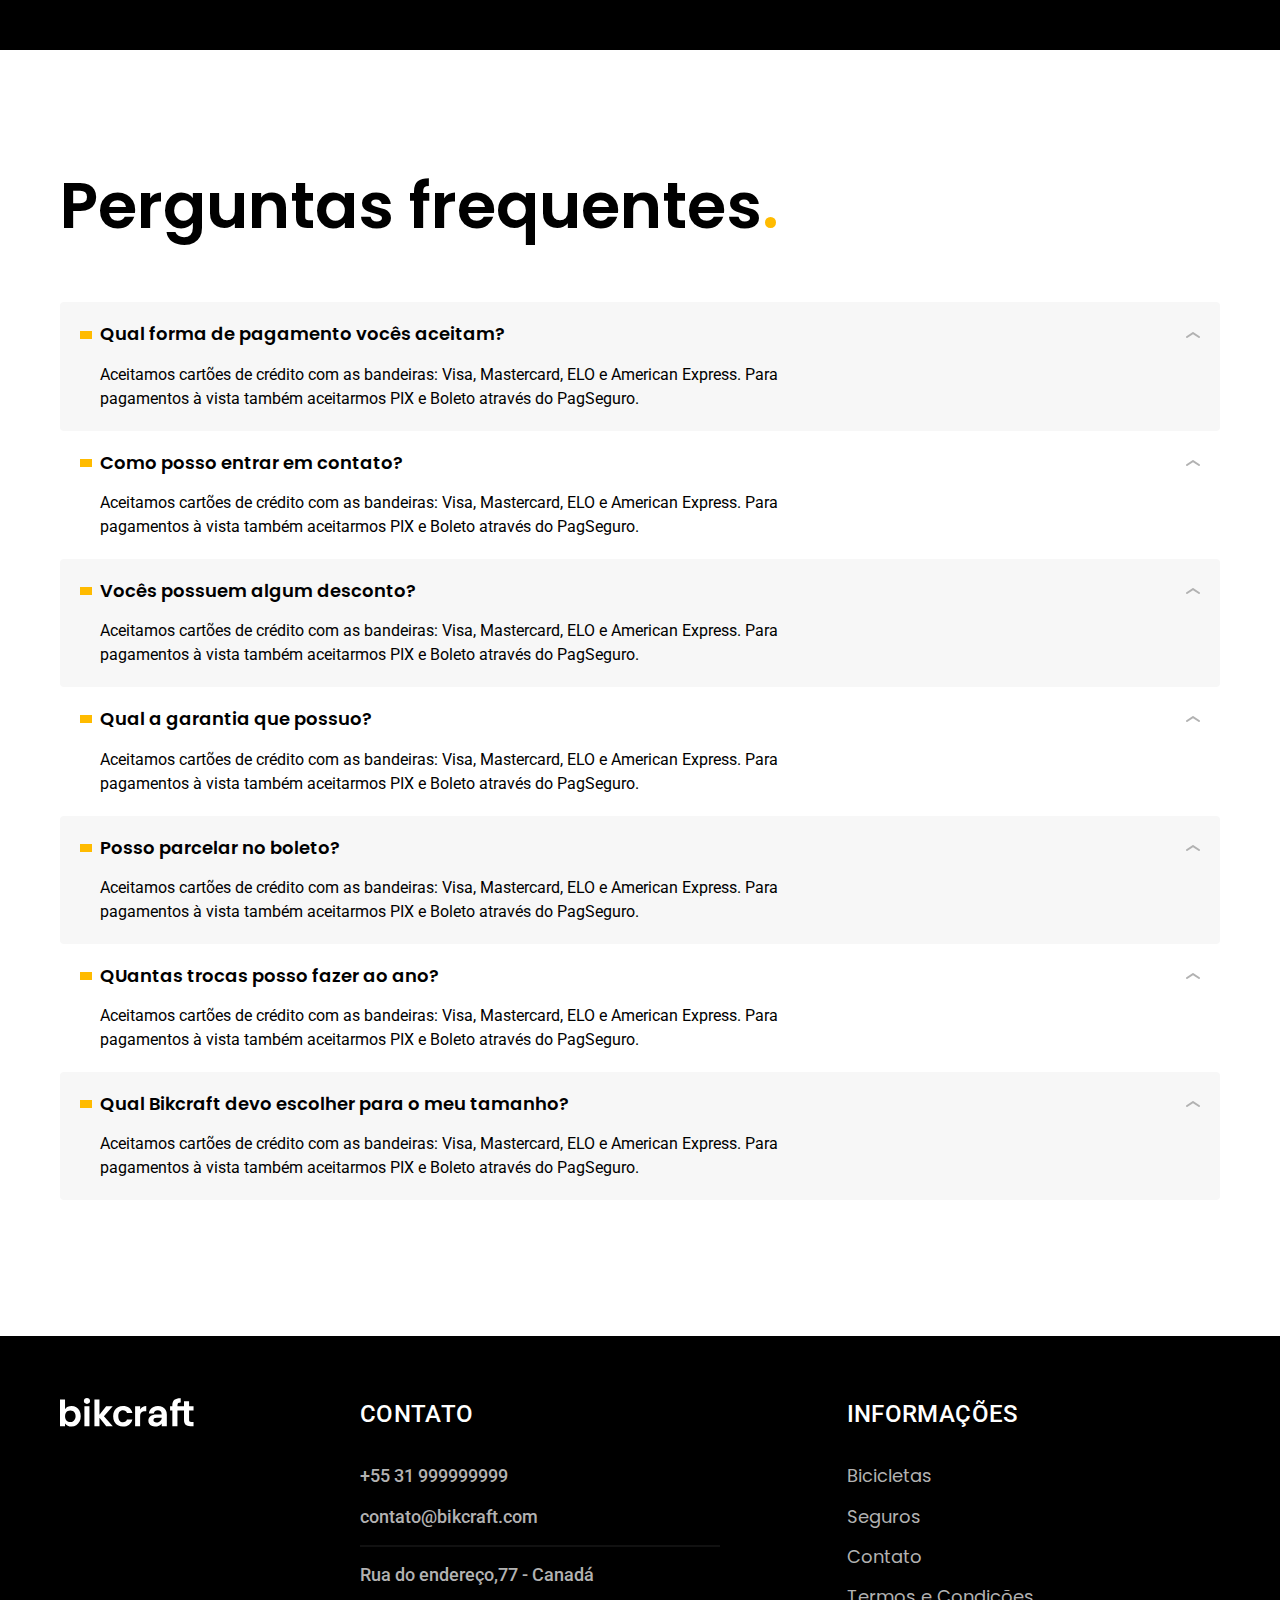
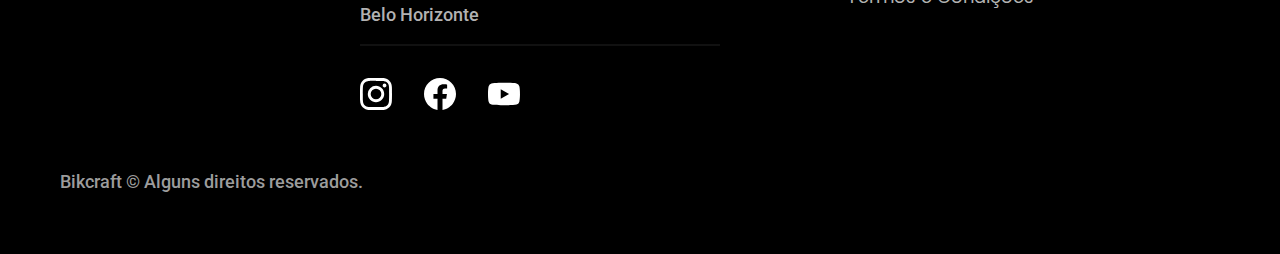
<file: seguros.html>
<!DOCTYPE html>
<html lang="pt-br">

<head>
  <meta charset="UTF-8">
  <meta name="viewport" content="width=device-width, initial-scale=1.0">

  <title>Seguros | Bikcraft </title>
  <meta name="description" content="Bicicletas elétricas de alta precisão e qualidade, feitas sob medida para o cliente. Explore o mundo na sua velocidade com a Bikcraft.">

  <link rel="stylesheet" href="./css/style.css">

  <link rel="preconnect" href="https://fonts.googleapis.com">
  <link rel="preconnect" href="https://fonts.gstatic.com" crossorigin>
  <link href="https://fonts.googleapis.com/css2?family=Merriweather:ital,wght@1,900&family=Poppins:wght@400;600&family=Roboto:wght@500&display=swap" rel="stylesheet">
</head>

<body id="seguros">
  <header class="header-bg">
    <div class="header container">
      <a href="./">
        <img src="./img/bikcraft.svg" alt="Bikcraft">
      </a>

      <nav aria-label="primaria">
        <ul class="header-menu font-1-m cor-0">
          <li><a href="./bicicletas.html">Bicicletas</a></li>
          <li><a href="./seguros.html">Seguros</a></li>
          <li><a href="./contato.html">Contato</a></li>
        </ul>
      </nav>
    </div>
  </header>
  <main class="seguros-bg">
    <div class="titulo-bg">
      <div class="titulo container">
        <p class="font-2-l-b cor-5">Escolha o seguro</p>
        <h1 class=" font-1-xxl cor-0">você seguro<span class="cor-p1">.</span></h1>
      </div>
    </div>
    <div class="seguros container">
      <div class="seguros-item">
        <h3 class="font-1-xl cor-6">Prata</h3>
        <span class="font-1-xl cor-0">R$ 199 <span class="font-1-xs cor-6">mensal</span></span>
        <ul class="font-2-m cor-6">
          <li>Duas trocas por ano</li>
          <li>Assistência técnica</li>
          <li>Suporte 08h às 18h</li>
          <li>Cobertura estadual</li>
        </ul>
        <a class="botao secundario" href="./orcamento.html"> Inscreva-se</a>
      </div>
      <div class="seguros-item">
        <h3 class="font-1-xl cor-p1">Ouro</h3>
        <span class="font-1-xl cor-0">R$ 299 <span class="font-1-xs cor-6">mensal</span></span>
        <ul class="font-2-m cor-6">
          <li>Cinco trocas por ano</li>
          <li>Assistência especial</li>
          <li>Suporte 24h</li>
          <li>Cobertura nacional</li>
          <li>Desconto em parceiros</li>
          <li>Acesso ao Clube Bikcraft</li>
        </ul>
        <a class="botao" href="./orcamento.html"> Inscreva-se</a>
      </div>
    </div>

  </main>

  <article class="vantagens-bg">
    <div class="vantagens container">
      <h2 class="font-1-xxl cor-0">vantagens <span class="cor-p1">.</span></h2>
      <ul>
        <li>
          <img src="./img/icones/eletrica.svg" alt="">
          <h3 class="font-1-l cor-0">Reparo Elétrico</h3>
          <p class="font-2-s cor-5">Garantimos o reparo completo do seu motor em caso de falhas. Sabemos que falhas são raras, mas estamos aqui para caso ocorra.</p>
        </li>
        <li>
          <img src="./img/icones/carbono.svg" alt="">
          <h3 class="font-1-l cor-0">Carbono</h3>
          <p class="font-2-s cor-5">Nossos quadros são feitos para durar para sempre. Mas caso algo ocorra, ficamos felizes em reparar.</p>
        </li>
        <li>
          <img src="./img/icones/sustentavel.svg" alt="">
          <h3 class="font-1-l cor-0">Sustentável</h3>
          <p class="font-2-s cor-5">Trabalhamos com a filosofia de desperdício zero. Qualquer parte defeituosa é reciclada e reutilizada em outro projeto.</p>
        </li>
        <li>
          <img src="./img/icones/rastreador.svg" alt="">
          <h3 class="font-1-l cor-0">Recuperação</h3>
          <p class="font-2-s cor-5">A sua Bikcraft ficará pronta para uso no mesmo dia, caso você traga ela para ser reparada em uma das filiais.</p>
        </li>
        <li>
          <img src="./img/icones/seguro.svg" alt="">
          <h3 class="font-1-l cor-0">Segurança</h3>
          <p class="font-2-s cor-5">A sua Bikcraft ficará pronta para uso no mesmo dia, caso você traga ela para ser reparada em uma das filiais.</p>
        </li>
        <li>
          <img src="./img/icones/velocidade.svg" alt="">
          <h3 class="font-1-l cor-0">Rapidez</h3>
          <p class="font-2-s cor-5">A sua Bikcraft ficará pronta para uso no mesmo dia, caso você traga ela para ser reparada em uma das filiais.</p>
        </li>
      </ul>
    </div>
  </article>
  <article class="perguntas container">
    <h2 class="font-1-xxl ">Perguntas frequentes<span class="cor-p1">.</span></h2>
    <dl>
      <div>
        <dt class="font-1-m-b">Qual forma de pagamento vocês aceitam?</dt>
        <dd class="font-2-s cor9">Aceitamos cartões de crédito com as bandeiras: Visa, Mastercard, ELO e American Express. Para pagamentos à vista também aceitarmos PIX e Boleto através do PagSeguro.</dd>
      </div>
      <div>
        <dt class="font-1-m-b">Como posso entrar em contato?</dt>
        <dd class="font-2-s cor9">Aceitamos cartões de crédito com as bandeiras: Visa, Mastercard, ELO e American Express. Para pagamentos à vista também aceitarmos PIX e Boleto através do PagSeguro.</dd>
      </div>
      <div>
        <dt class="font-1-m-b">Vocês possuem algum desconto?</dt>
        <dd class="font-2-s cor9">Aceitamos cartões de crédito com as bandeiras: Visa, Mastercard, ELO e American Express. Para pagamentos à vista também aceitarmos PIX e Boleto através do PagSeguro.</dd>
      </div>
      <div>
        <dt class="font-1-m-b">Qual a garantia que possuo?</dt>
        <dd class="font-2-s cor9">Aceitamos cartões de crédito com as bandeiras: Visa, Mastercard, ELO e American Express. Para pagamentos à vista também aceitarmos PIX e Boleto através do PagSeguro.</dd>
      </div>
      <div>
        <dt class="font-1-m-b">Posso parcelar no boleto?</dt>
        <dd class="font-2-s cor9">Aceitamos cartões de crédito com as bandeiras: Visa, Mastercard, ELO e American Express. Para pagamentos à vista também aceitarmos PIX e Boleto através do PagSeguro.</dd>
      </div>
      <div>
        <dt class="font-1-m-b">QUantas trocas posso fazer ao ano?</dt>
        <dd class="font-2-s cor9">Aceitamos cartões de crédito com as bandeiras: Visa, Mastercard, ELO e American Express. Para pagamentos à vista também aceitarmos PIX e Boleto através do PagSeguro.</dd>
      </div>
      <div>
        <dt class="font-1-m-b">Qual Bikcraft devo escolher para o meu tamanho?</dt>
        <dd class="font-2-s cor9">Aceitamos cartões de crédito com as bandeiras: Visa, Mastercard, ELO e American Express. Para pagamentos à vista também aceitarmos PIX e Boleto através do PagSeguro.</dd>
      </div>
    </dl>
  </article>
  <footer class="footer-bg">
    <div class="footer container">
      <img src="./img/bikcraft.svg" alt="Bikcraft">

      <div class="footer-contato">
        <h3 class="font-2-l-b cor-0">contato</h3>
        <ul class="font-2-m cor-5">
          <li><a href="tel:+5531999999999">+55 31 999999999</a></li>
          <li><a href="mailto:contato@bikcraft.com">contato@bikcraft.com</a></li>
          <li>Rua do endereço,77 - Canadá</li>
          <li>Belo Horizonte</li>
        </ul>
        <div class="footer-redes">
          <a href="./"><img src="./img/redes/instagram.svg" alt="instagram"></a>
          <a href="./"><img src="./img/redes/facebook.svg" alt="facebook"></a>
          <a href="./"><img src="./img/redes/youtube.svg" alt="youtube"></a>
        </div>
      </div>
      <div class="footer-informacoes">
        <h3 class="font-2-l-b cor-0">Informações</h3>
        <nav>
          <ul class="font-1-m cor-5">
            <li><a href="./bicicletas.html">Bicicletas</a></li>
            <li><a href="./seguros.html">Seguros</a></li>
            <li><a href="./contato.html">Contato</a></li>
            <li><a href="./termos.html">Termos e Condições</a></li>
          </ul>
        </nav>
      </div>
      <p class="footer-copy font-2-m cor-6">Bikcraft © Alguns direitos reservados.</p>
    </div>

  </footer>
</body>

</html>
</file>
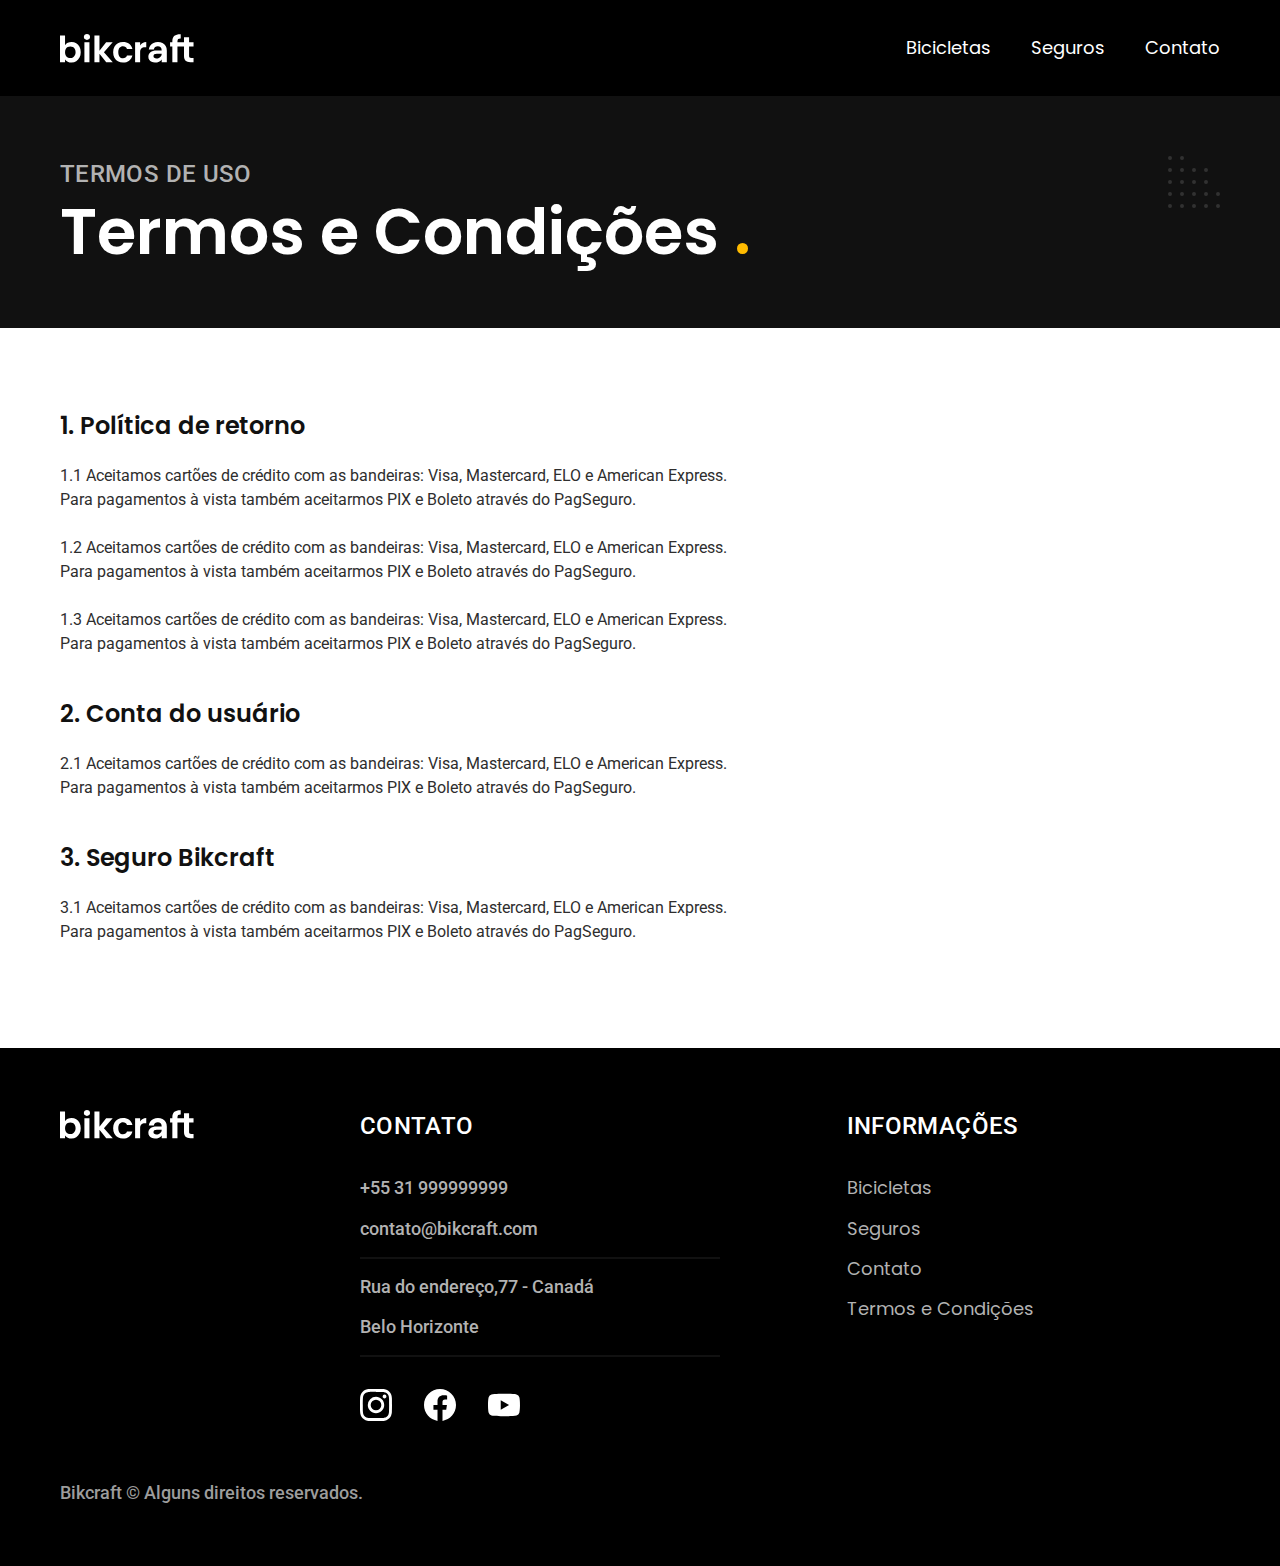
<file: termos.html>
<!DOCTYPE html>
<html lang="pt-br">

<head>
  <meta charset="UTF-8">
  <meta name="viewport" content="width=device-width, initial-scale=1.0">

  <title>Termos e Condições | Bikcraft </title>
  <meta name="description" content="Bicicletas elétricas de alta precisão e qualidade, feitas sob medida para o cliente. Explore o mundo na sua velocidade com a Bikcraft.">

  <link rel="stylesheet" href="./css/style.css">

  <link rel="preconnect" href="https://fonts.googleapis.com">
  <link rel="preconnect" href="https://fonts.gstatic.com" crossorigin>
  <link href="https://fonts.googleapis.com/css2?family=Merriweather:ital,wght@1,900&family=Poppins:wght@400;600&family=Roboto:wght@500&display=swap" rel="stylesheet">
</head>

<body id="termos">
  <header class="header-bg">
    <div class="header container">
      <a href="./">
        <img src="./img/bikcraft.svg" alt="Bikcraft">
      </a>

      <nav aria-label="primaria">
        <ul class="header-menu font-1-m cor-0">
          <li><a href="./bicicletas.html">Bicicletas</a></li>
          <li><a href="./seguros.html">Seguros</a></li>
          <li><a href="./contato.html">Contato</a></li>
        </ul>
      </nav>
    </div>
  </header>
  <main>
    <div class="titulo-bg">
      <div class="titulo container">
        <p class="font-2-l-b cor-5">Termos de uso</p>
        <h1 class=" font-1-xxl cor-0">Termos e Condições <span class="cor-p1">.</span></h1>
      </div>
    </div>

    <div class="termos font-2-s cor-10 container">
      <h2 class="font-1-l cor-11">1. Política de retorno</h2>
      <p>1.1 Aceitamos cartões de crédito com as bandeiras: Visa, Mastercard, ELO e American Express. Para pagamentos à vista também aceitarmos PIX e Boleto através do PagSeguro.</p>

      <p>1.2 Aceitamos cartões de crédito com as bandeiras: Visa, Mastercard, ELO e American Express. Para pagamentos à vista também aceitarmos PIX e Boleto através do PagSeguro.</p>

      <p>1.3 Aceitamos cartões de crédito com as bandeiras: Visa, Mastercard, ELO e American Express. Para pagamentos à vista também aceitarmos PIX e Boleto através do PagSeguro.</p>
      <h2 class="font-1-l cor-11">2. Conta do usuário</h2>
      <p>2.1 Aceitamos cartões de crédito com as bandeiras: Visa, Mastercard, ELO e American Express. Para pagamentos à vista também aceitarmos PIX e Boleto através do PagSeguro.</p>
      <h2 class="font-1-l cor-11">3. Seguro Bikcraft</h2>
      <p>3.1 Aceitamos cartões de crédito com as bandeiras: Visa, Mastercard, ELO e American Express. Para pagamentos à vista também aceitarmos PIX e Boleto através do PagSeguro.</p>

    </div>
  </main>

  <footer class="footer-bg">
    <div class="footer container">
      <img src="./img/bikcraft.svg" alt="Bikcraft">

      <div class="footer-contato">
        <h3 class="font-2-l-b cor-0">contato</h3>
        <ul class="font-2-m cor-5">
          <li><a href="tel:+5531999999999">+55 31 999999999</a></li>
          <li><a href="mailto:contato@bikcraft.com">contato@bikcraft.com</a></li>
          <li>Rua do endereço,77 - Canadá</li>
          <li>Belo Horizonte</li>
        </ul>
        <div class="footer-redes">
          <a href="./"><img src="./img/redes/instagram.svg" alt="instagram"></a>
          <a href="./"><img src="./img/redes/facebook.svg" alt="facebook"></a>
          <a href="./"><img src="./img/redes/youtube.svg" alt="youtube"></a>
        </div>
      </div>
      <div class="footer-informacoes">
        <h3 class="font-2-l-b cor-0">Informações</h3>
        <nav>
          <ul class="font-1-m cor-5">
            <li><a href="./bicicletas.html">Bicicletas</a></li>
            <li><a href="./seguros.html">Seguros</a></li>
            <li><a href="./contato.html">Contato</a></li>
            <li><a href="./termos.html">Termos e Condições</a></li>
          </ul>
        </nav>
      </div>
      <p class="footer-copy font-2-m cor-6">Bikcraft © Alguns direitos reservados.</p>
    </div>

  </footer>
</body>

</html>
</file>
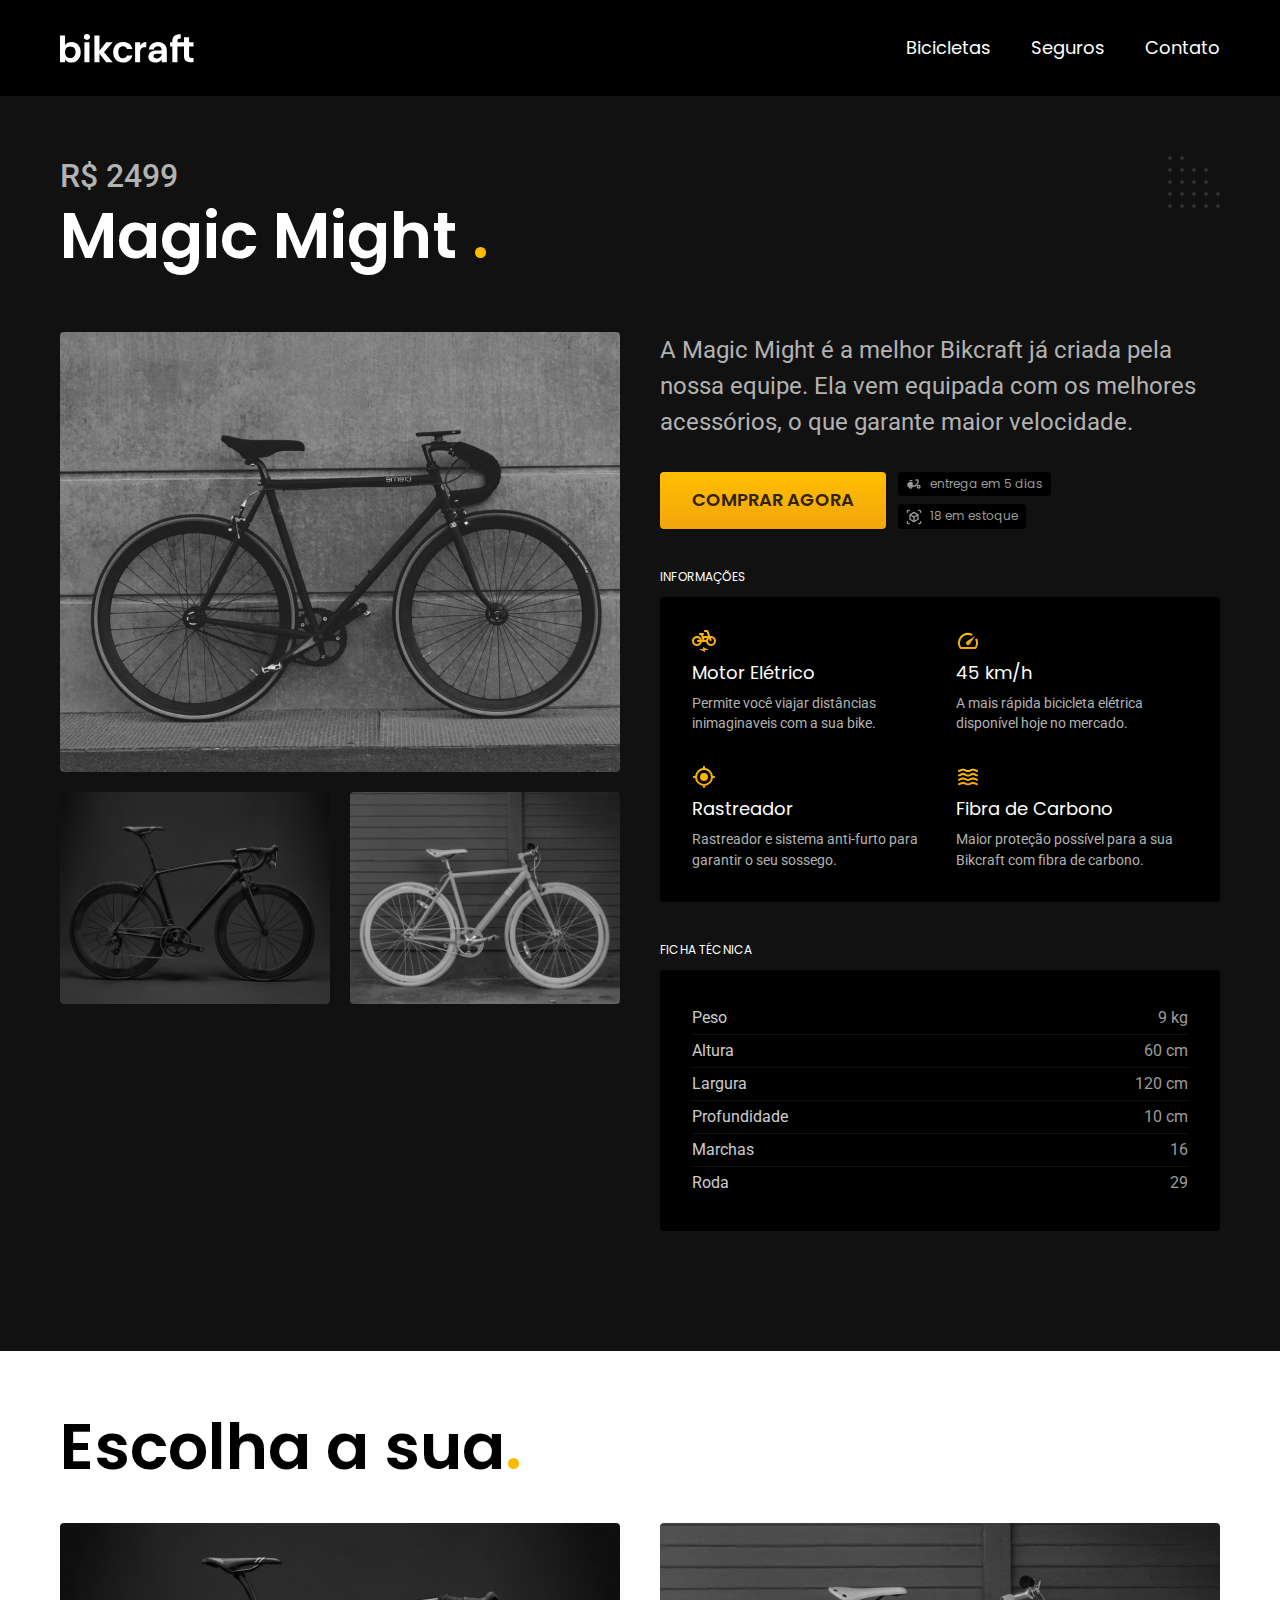
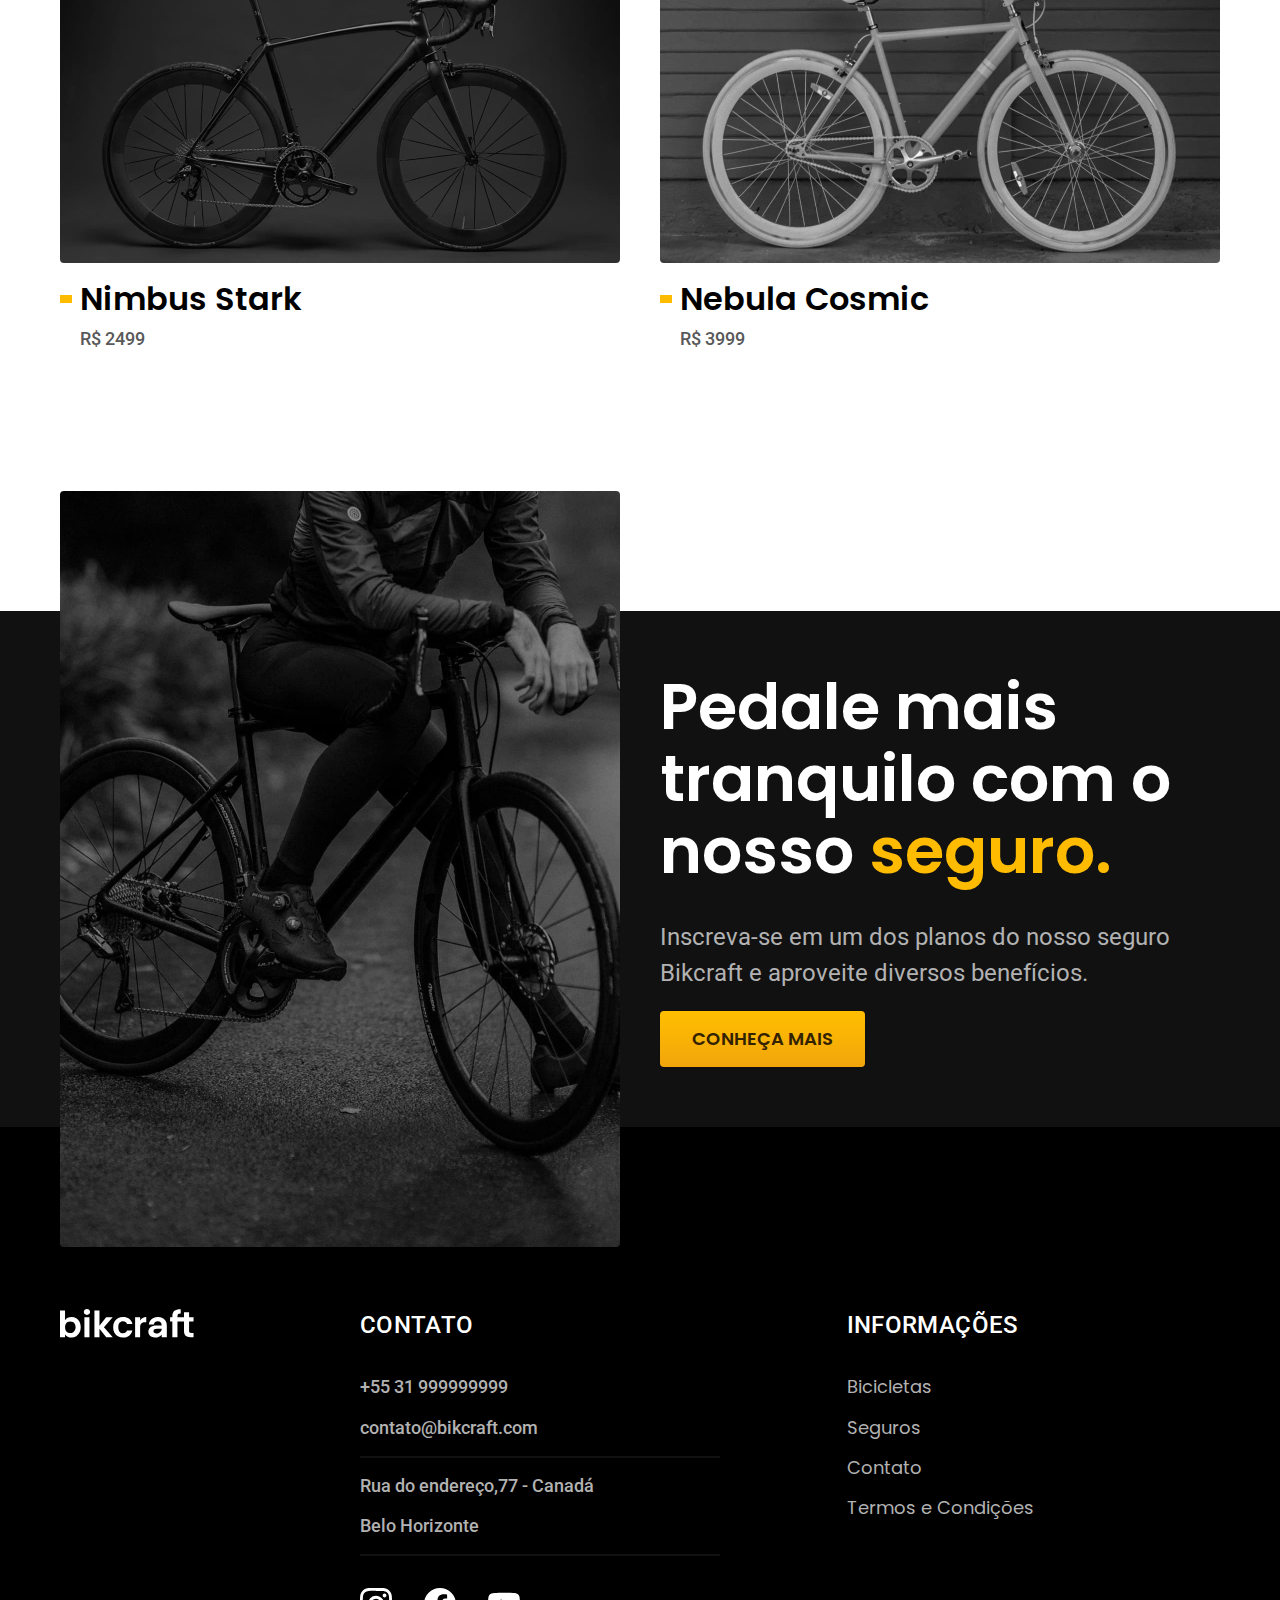
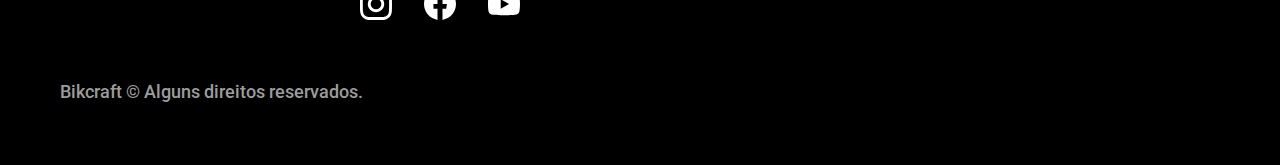
<file: bicicletas/magic.html>
<!DOCTYPE html>
<html lang="pt-br">

<head>
  <meta charset="UTF-8">
  <meta name="viewport" content="width=device-width, initial-scale=1.0">

  <title>Magic | Bikcraft </title>
  <meta name="description" content="Bicicletas elétricas de alta precisão e qualidade, feitas sob medida para o cliente. Explore o mundo na sua velocidade com a Bikcraft.">

  <link rel="stylesheet" href="../css/style.css">

  <link rel="preconnect" href="https://fonts.googleapis.com">
  <link rel="preconnect" href="https://fonts.gstatic.com" crossorigin>
  <link href="https://fonts.googleapis.com/css2?family=Merriweather:ital,wght@1,900&family=Poppins:wght@400;600&family=Roboto:wght@500&display=swap" rel="stylesheet">
</head>

<body id="bicicleta">
  <header class="header-bg">
    <div class="header container">
      <a href="../">
        <img src="../img/bikcraft.svg" alt="Bikcraft">
      </a>

      <nav aria-label="primaria">
        <ul class="header-menu font-1-m cor-0">
          <li><a href="../bicicletas.html">Bicicletas</a></li>
          <li><a href="../seguros.html">Seguros</a></li>
          <li><a href="../contato.html">Contato</a></li>
        </ul>
      </nav>
    </div>
  </header>
  <main class="titulo-bg">
    <div>
      <div class="titulo container">
        <p class="font-2-xl cor-5">R$ 2499</p>
        <h1 class=" font-1-xxl cor-0">Magic Might <span class="cor-p1">.</span></h1>
      </div>
    </div>
    <div class="bicicleta container">
      <div class="bicicleta-imagens">
        <img src="../img/bicicleta/nimbus2.jpg" alt="">
        <img src="../img/bicicleta/nimbus1.jpg" alt="">
        <img src="../img/bicicleta/nimbus3.jpg" alt="">
      </div>
      <div class="bicicleta-conteudo">
        <p class="font-2-l cor-5">A Magic Might é a melhor Bikcraft já criada pela nossa equipe. Ela vem equipada com os melhores acessórios, o que garante maior velocidade.</p>
        <div class="bicicleta-comprar">
          <a class="botao" href="../orcamento.html">Comprar agora</a>
          <span class="font-1-xs cor-6"><img src="../img/icones/entrega.svg" alt=""> entrega em 5 dias</span>
          <span class="font-1-xs cor-6"><img src="../img/icones/estoque.svg" alt=""> 18 em estoque</span>
        </div>

        <h2 class="font-1-xs cor-0">Informações</h2>
        <ul class="bicicleta-informacoes">
          <li>
            <img src="../img/icones/eletrica.svg" alt="">
            <h3 class="font-1-m cor-0">Motor Elétrico</h3>
            <p class="font-2-xs cor-5">Permite você viajar distâncias inimaginaveis com a sua bike.</p>
          </li>
          <li>
            <img src="../img/icones/velocidade.svg" alt="">
            <h3 class="font-1-m cor-0">45 km/h</h3>
            <p class="font-2-xs cor-5">A mais rápida bicicleta elétrica disponível hoje no mercado.</p>
          </li>
          <li>
            <img src="../img/icones/rastreador.svg" alt="">
            <h3 class="font-1-m cor-0">Rastreador</h3>
            <p class="font-2-xs cor-5">Rastreador e sistema anti-furto para garantir o seu sossego.</p>
          </li>
          <li>
            <img src="../img/icones/carbono.svg" alt="">
            <h3 class="font-1-m cor-0">Fibra de Carbono</h3>
            <p class="font-2-xs cor-5">Maior proteção possível para a sua Bikcraft com fibra de carbono.</p>
          </li>
        </ul>
        <h2 class="font-1-xs cor-0">Ficha técnica</h2>
        <ul class="bicicleta-ficha font-2-s cor-4">
          <li>Peso <span>9 kg</span></li>
          <li>Altura <span>60 cm</span></li>
          <li>Largura<span>120 cm</span></li>
          <li>Profundidade<span>10 cm</span></li>
          <li>Marchas <span>16 </span></li>
          <li>Roda <span>29</span></li>
        </ul>
      </div>
    </div>
  </main>
  <article class="bicicletas-lista container">
    <h2 class=" font-1-xxl">Escolha a sua<span class="cor-p1">.</span></h2>

    <ul>
      <li>
        <a href="./nimbus.html">
          <img src="../img/bicicletas/nimbus.jpg" alt="Bicicleta preta">
          <h3 class="font-1-xl">Nimbus Stark</h3>
          <span class="font-2-m cor-8">R$ 2499</span>
        </a>
      </li>
      <li>
        <a href="./nebula.html">
          <img src="../img/bicicletas/nebula.jpg" alt="Bicicleta preta">
          <h3 class="font-1-xl">Nebula Cosmic</h3>
          <span class="font-2-m cor-8">R$ 3999</span>
        </a>
      </li>
    </ul>
  </article>
  <article class="seguro-bg">
    <div class="seguro container">
      <div class="seguro-imagem">
        <img src="../img/fotos/seguros.jpg" alt="Pessoa parada em cima de uma bicicleta">
      </div>
      <div class="seguro-conteudo">
        <h2 class="font-1-xxl cor-0">Pedale mais tranquilo com o nosso <span class="cor-p1"> seguro.</span> </h2>
        <p class="font-2-l cor-5">Inscreva-se em um dos planos do nosso seguro Bikcraft e aproveite diversos benefícios.</p>
        <a class="botao" href="../seguros.html">Conheça mais</a>
      </div>
    </div>
  </article>
  <footer class="footer-bg">
    <div class="footer container">
      <img src="../img/bikcraft.svg" alt="Bikcraft">

      <div class="footer-contato">
        <h3 class="font-2-l-b cor-0">contato</h3>
        <ul class="font-2-m cor-5">
          <li><a href="tel:+5531999999999">+55 31 999999999</a></li>
          <li><a href="mailto:contato@bikcraft.com">contato@bikcraft.com</a></li>
          <li>Rua do endereço,77 - Canadá</li>
          <li>Belo Horizonte</li>
        </ul>
        <div class="footer-redes">
          <a href="../"><img src="../img/redes/instagram.svg" alt="instagram"></a>
          <a href="../"><img src="../img/redes/facebook.svg" alt="facebook"></a>
          <a href="../"><img src="../img/redes/youtube.svg" alt="youtube"></a>
        </div>
      </div>
      <div class="footer-informacoes">
        <h3 class="font-2-l-b cor-0">Informações</h3>
        <nav>
          <ul class="font-1-m cor-5">
            <li><a href="../bicicletas.html">Bicicletas</a></li>
            <li><a href="../seguros.html">Seguros</a></li>
            <li><a href="../contato.html">Contato</a></li>
            <li><a href="../termos.html">Termos e Condições</a></li>
          </ul>
        </nav>
      </div>
      <p class="footer-copy font-2-m cor-6">Bikcraft © Alguns direitos reservados.</p>
    </div>

  </footer>
</body>

</html>
</file>
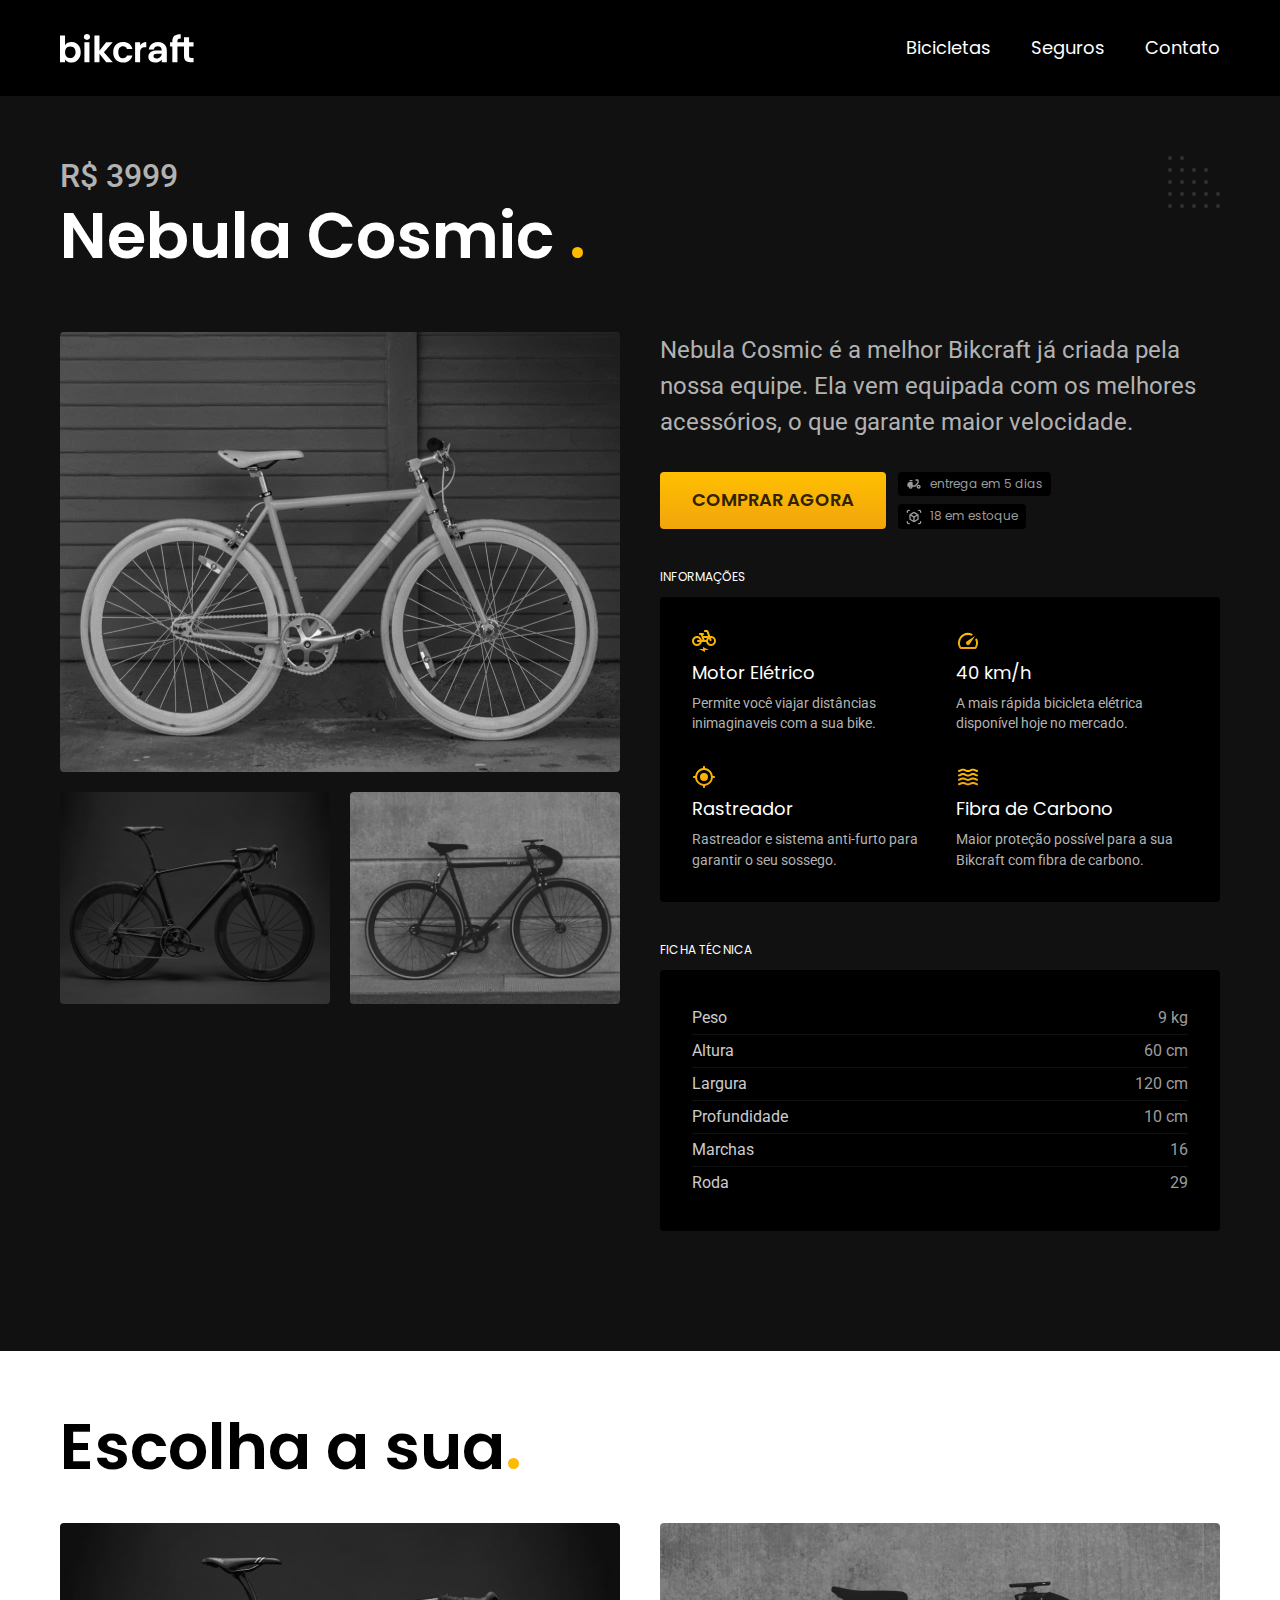
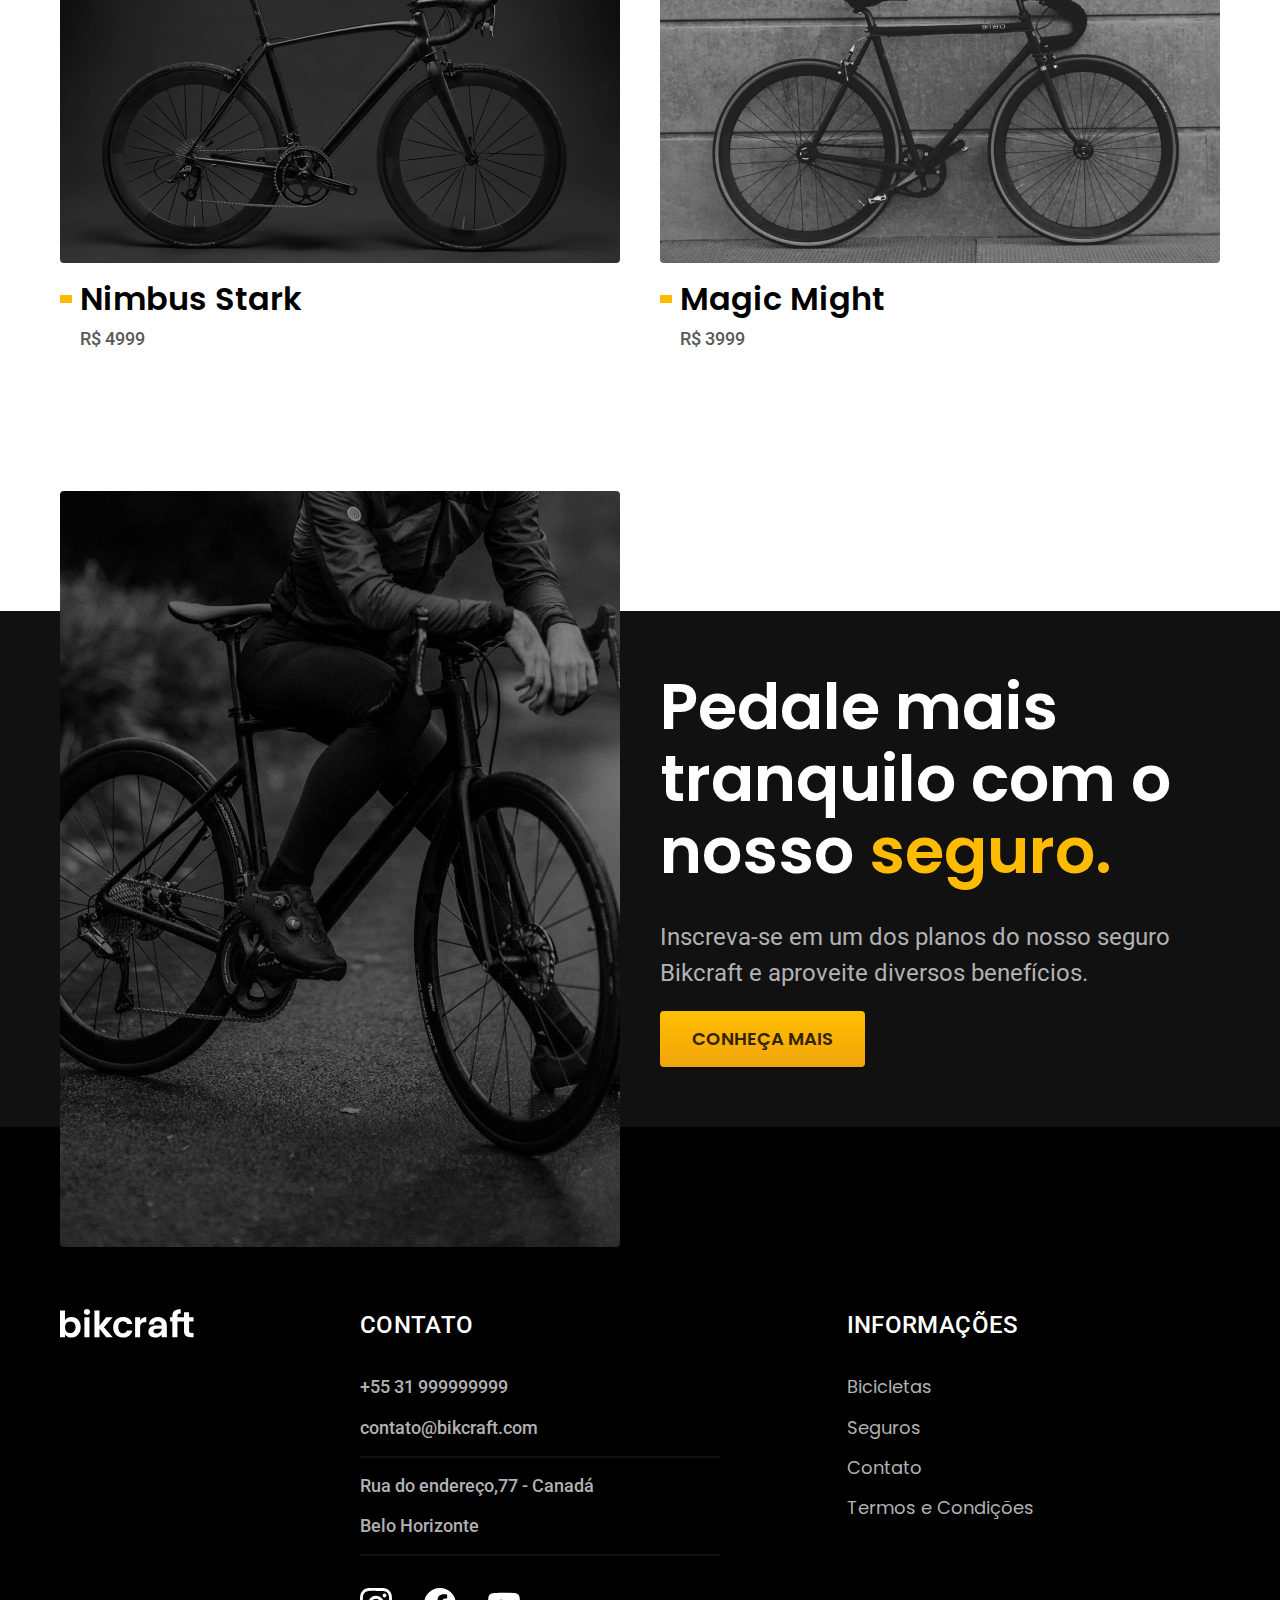
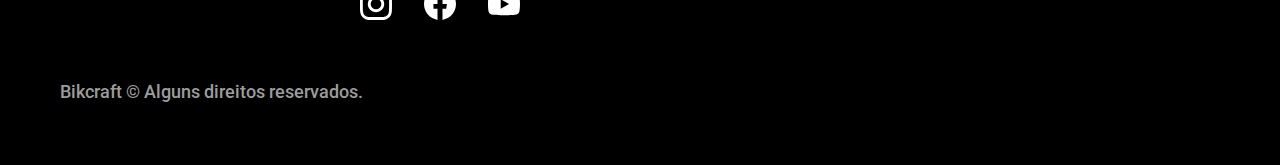
<file: bicicletas/nebula.html>
<!DOCTYPE html>
<html lang="pt-br">

<head>
  <meta charset="UTF-8">
  <meta name="viewport" content="width=device-width, initial-scale=1.0">

  <title>Nebula | Bikcraft </title>
  <meta name="description" content="Bicicletas elétricas de alta precisão e qualidade, feitas sob medida para o cliente. Explore o mundo na sua velocidade com a Bikcraft.">

  <link rel="stylesheet" href="../css/style.css">

  <link rel="preconnect" href="https://fonts.googleapis.com">
  <link rel="preconnect" href="https://fonts.gstatic.com" crossorigin>
  <link href="https://fonts.googleapis.com/css2?family=Merriweather:ital,wght@1,900&family=Poppins:wght@400;600&family=Roboto:wght@500&display=swap" rel="stylesheet">
</head>

<body id="bicicleta">
  <header class="header-bg">
    <div class="header container">
      <a href="../">
        <img src="../img/bikcraft.svg" alt="Bikcraft">
      </a>

      <nav aria-label="primaria">
        <ul class="header-menu font-1-m cor-0">
          <li><a href="../bicicletas.html">Bicicletas</a></li>
          <li><a href="../seguros.html">Seguros</a></li>
          <li><a href="../contato.html">Contato</a></li>
        </ul>
      </nav>
    </div>
  </header>
  <main class="titulo-bg">
    <div>
      <div class="titulo container">
        <p class="font-2-xl cor-5">R$ 3999</p>
        <h1 class=" font-1-xxl cor-0">Nebula Cosmic <span class="cor-p1">.</span></h1>
      </div>
    </div>
    <div class="bicicleta container">
      <div class="bicicleta-imagens">
        <img src="../img/bicicleta/nimbus3.jpg" alt="">
        <img src="../img/bicicleta/nimbus1.jpg" alt="">
        <img src="../img/bicicleta/nimbus2.jpg" alt="">
      </div>
      <div class="bicicleta-conteudo">
        <p class="font-2-l cor-5">Nebula Cosmic é a melhor Bikcraft já criada pela nossa equipe. Ela vem equipada com os melhores acessórios, o que garante maior velocidade.</p>
        <div class="bicicleta-comprar">
          <a class="botao" href="../orcamento.html">Comprar agora</a>
          <span class="font-1-xs cor-6"><img src="../img/icones/entrega.svg" alt=""> entrega em 5 dias</span>
          <span class="font-1-xs cor-6"><img src="../img/icones/estoque.svg" alt=""> 18 em estoque</span>
        </div>

        <h2 class="font-1-xs cor-0">Informações</h2>
        <ul class="bicicleta-informacoes">
          <li>
            <img src="../img/icones/eletrica.svg" alt="">
            <h3 class="font-1-m cor-0">Motor Elétrico</h3>
            <p class="font-2-xs cor-5">Permite você viajar distâncias inimaginaveis com a sua bike.</p>
          </li>
          <li>
            <img src="../img/icones/velocidade.svg" alt="">
            <h3 class="font-1-m cor-0">40 km/h</h3>
            <p class="font-2-xs cor-5">A mais rápida bicicleta elétrica disponível hoje no mercado.</p>
          </li>
          <li>
            <img src="../img/icones/rastreador.svg" alt="">
            <h3 class="font-1-m cor-0">Rastreador</h3>
            <p class="font-2-xs cor-5">Rastreador e sistema anti-furto para garantir o seu sossego.</p>
          </li>
          <li>
            <img src="../img/icones/carbono.svg" alt="">
            <h3 class="font-1-m cor-0">Fibra de Carbono</h3>
            <p class="font-2-xs cor-5">Maior proteção possível para a sua Bikcraft com fibra de carbono.</p>
          </li>
        </ul>
        <h2 class="font-1-xs cor-0">Ficha técnica</h2>
        <ul class="bicicleta-ficha font-2-s cor-4">
          <li>Peso <span>9 kg</span></li>
          <li>Altura <span>60 cm</span></li>
          <li>Largura<span>120 cm</span></li>
          <li>Profundidade<span>10 cm</span></li>
          <li>Marchas <span>16 </span></li>
          <li>Roda <span>29</span></li>
        </ul>
      </div>
    </div>
  </main>
  <article class="bicicletas-lista container">
    <h2 class=" font-1-xxl">Escolha a sua<span class="cor-p1">.</span></h2>

    <ul>
      <li>
        <a href="./nimbus.html">
          <img src="../img/bicicletas/nimbus.jpg" alt="Bicicleta preta">
          <h3 class="font-1-xl">Nimbus Stark</h3>
          <span class="font-2-m cor-8">R$ 4999</span>
        </a>
      </li>
      <li>
        <a href="./magic.html">
          <img src="../img/bicicletas/magic.jpg" alt="Bicicleta preta">
          <h3 class="font-1-xl">Magic Might</h3>
          <span class="font-2-m cor-8">R$ 3999</span>
        </a>
      </li>
    </ul>
  </article>
  <article class="seguro-bg">
    <div class="seguro container">
      <div class="seguro-imagem">
        <img src="../img/fotos/seguros.jpg" alt="Pessoa parada em cima de uma bicicleta">
      </div>
      <div class="seguro-conteudo">
        <h2 class="font-1-xxl cor-0">Pedale mais tranquilo com o nosso <span class="cor-p1"> seguro.</span> </h2>
        <p class="font-2-l cor-5">Inscreva-se em um dos planos do nosso seguro Bikcraft e aproveite diversos benefícios.</p>
        <a class="botao" href="../seguros.html">Conheça mais</a>
      </div>
    </div>
  </article>
  <footer class="footer-bg">
    <div class="footer container">
      <img src="../img/bikcraft.svg" alt="Bikcraft">

      <div class="footer-contato">
        <h3 class="font-2-l-b cor-0">contato</h3>
        <ul class="font-2-m cor-5">
          <li><a href="tel:+5531999999999">+55 31 999999999</a></li>
          <li><a href="mailto:contato@bikcraft.com">contato@bikcraft.com</a></li>
          <li>Rua do endereço,77 - Canadá</li>
          <li>Belo Horizonte</li>
        </ul>
        <div class="footer-redes">
          <a href="../"><img src="../img/redes/instagram.svg" alt="instagram"></a>
          <a href="../"><img src="../img/redes/facebook.svg" alt="facebook"></a>
          <a href="../"><img src="../img/redes/youtube.svg" alt="youtube"></a>
        </div>
      </div>
      <div class="footer-informacoes">
        <h3 class="font-2-l-b cor-0">Informações</h3>
        <nav>
          <ul class="font-1-m cor-5">
            <li><a href="../bicicletas.html">Bicicletas</a></li>
            <li><a href="../seguros.html">Seguros</a></li>
            <li><a href="../contato.html">Contato</a></li>
            <li><a href="../termos.html">Termos e Condições</a></li>
          </ul>
        </nav>
      </div>
      <p class="footer-copy font-2-m cor-6">Bikcraft © Alguns direitos reservados.</p>
    </div>

  </footer>
</body>

</html>
</file>
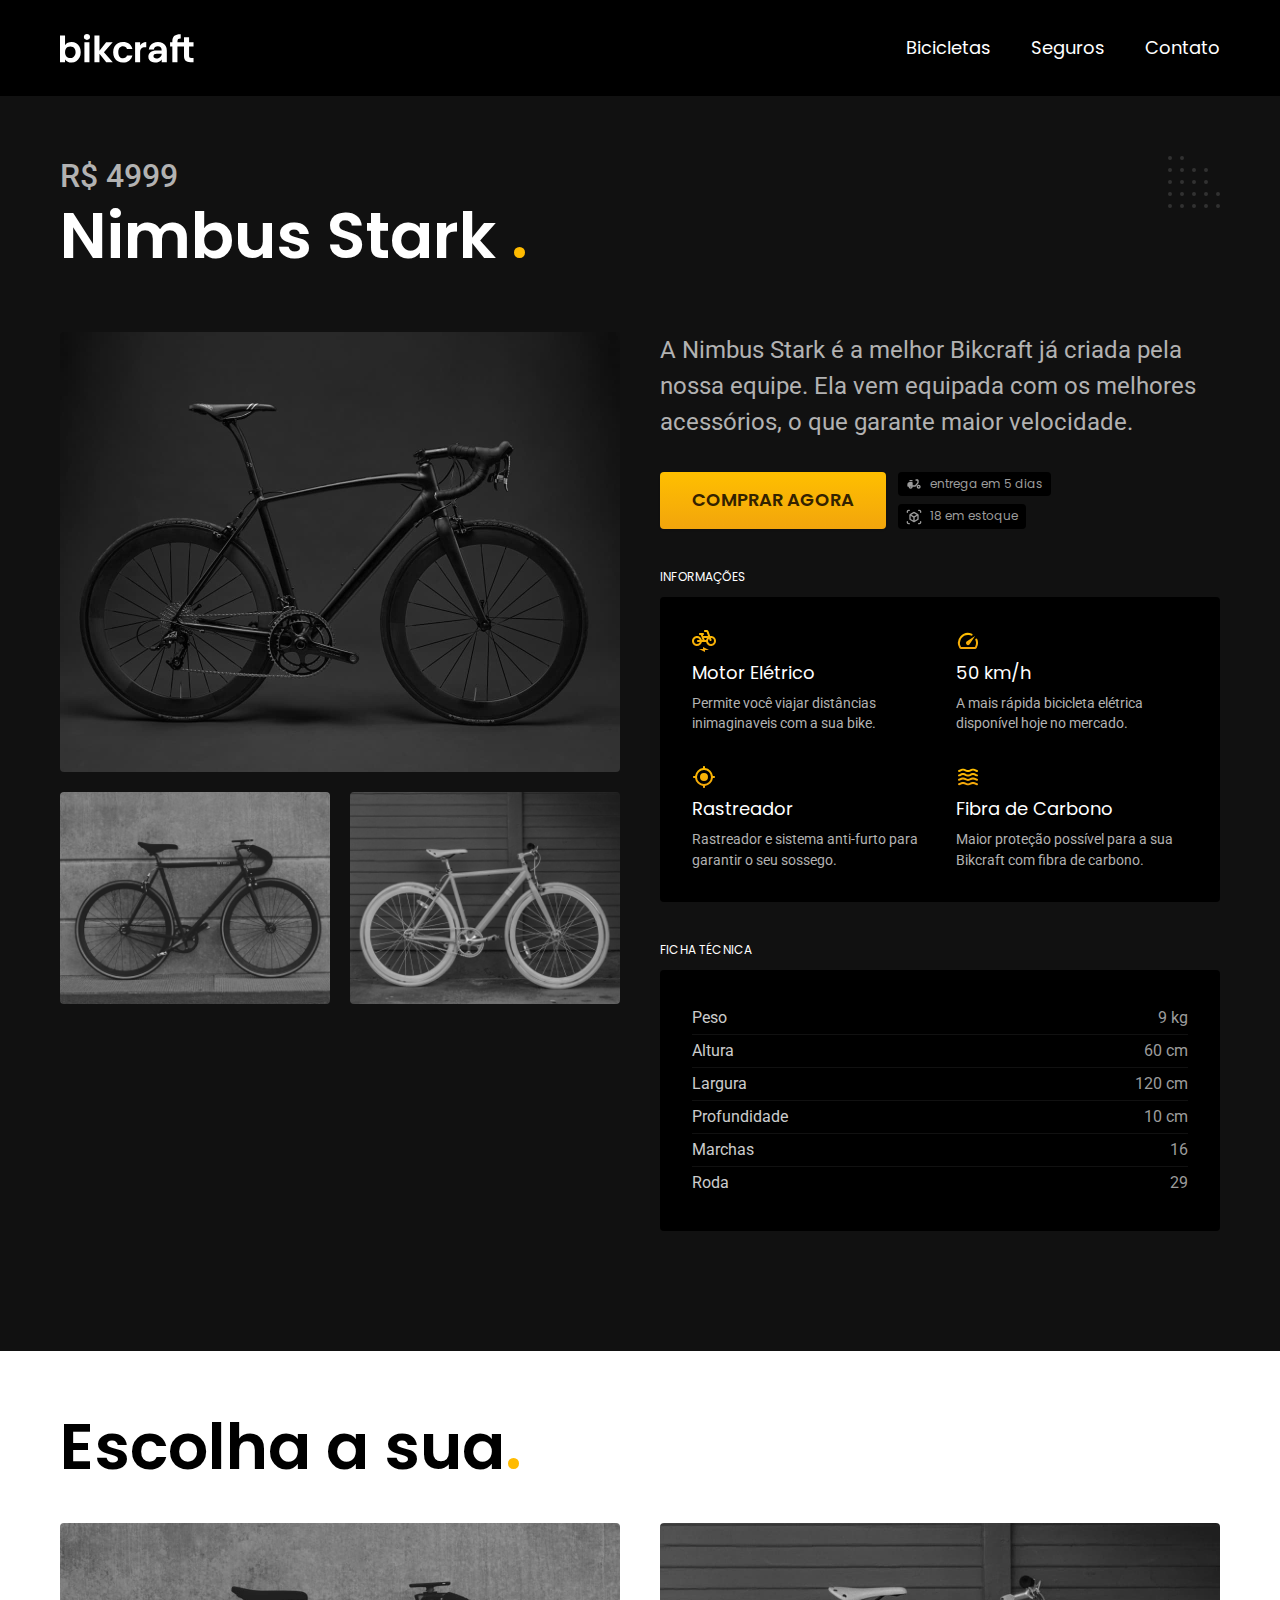
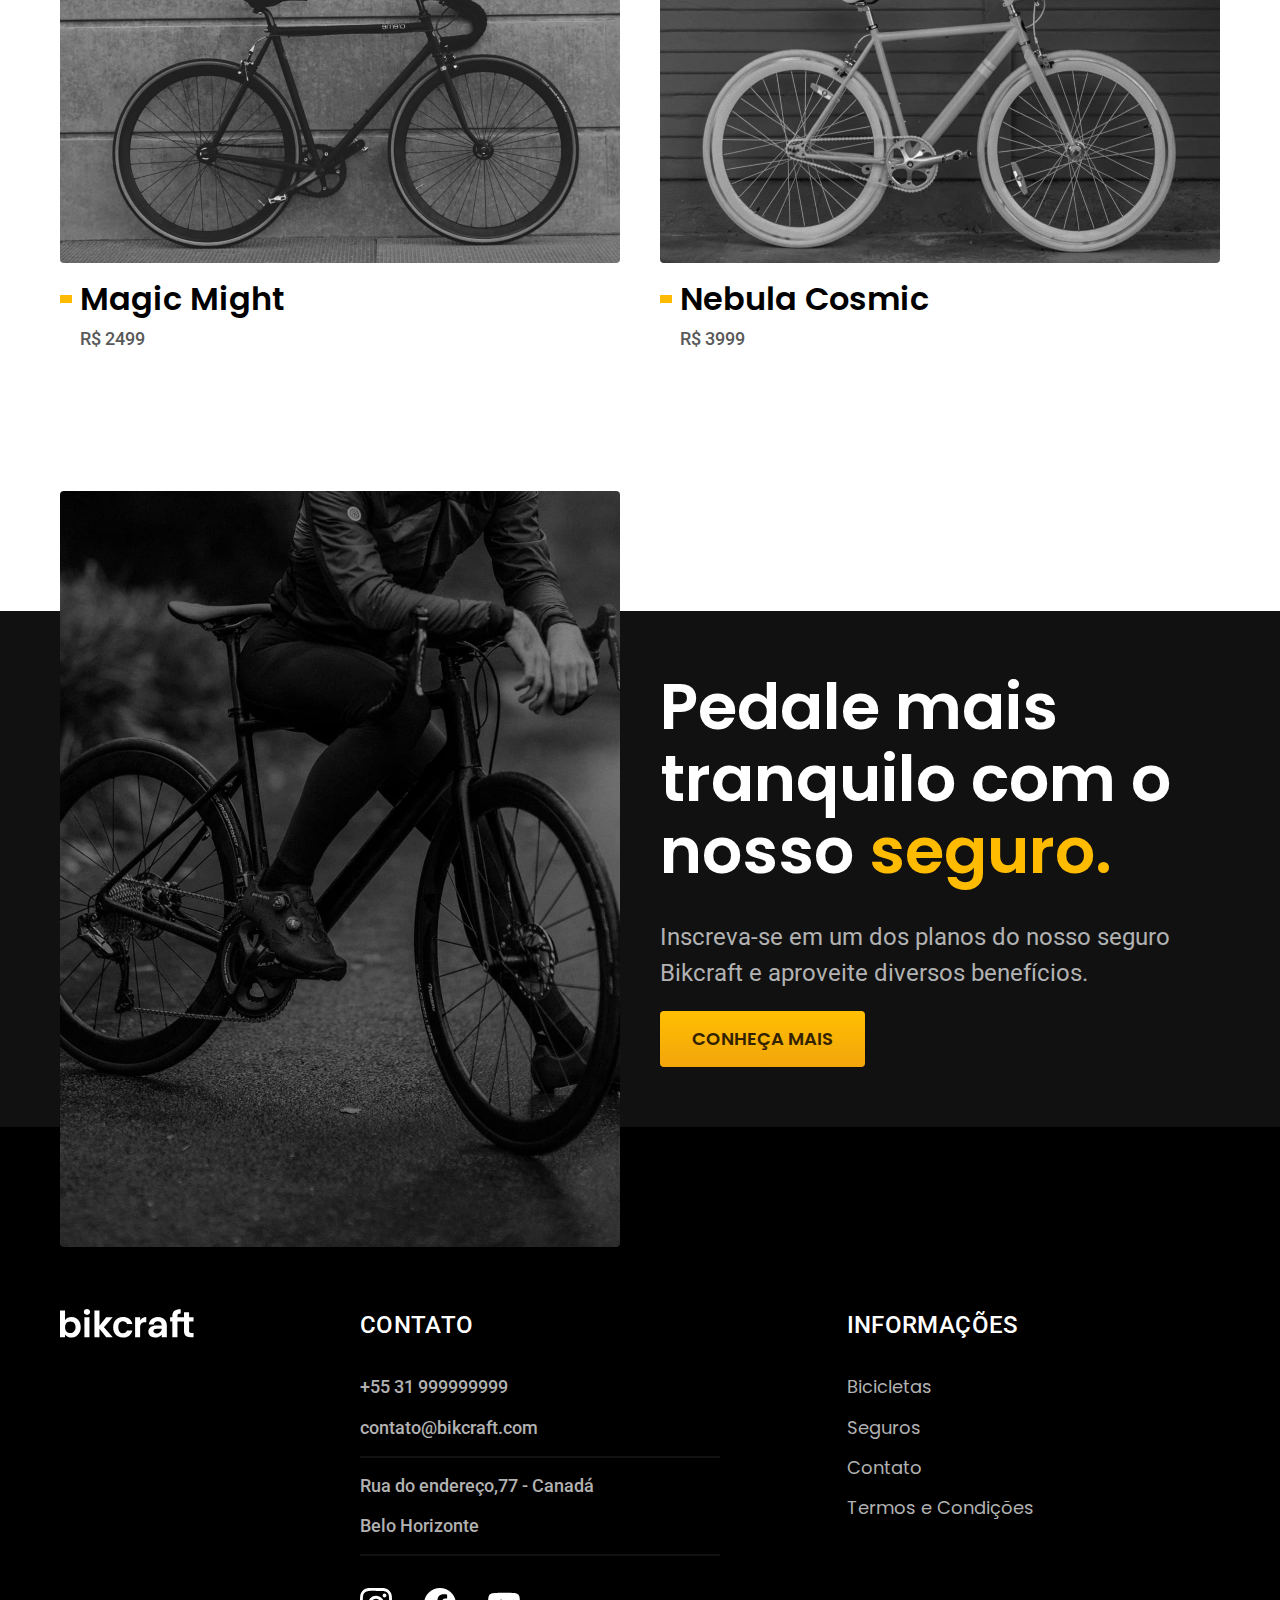
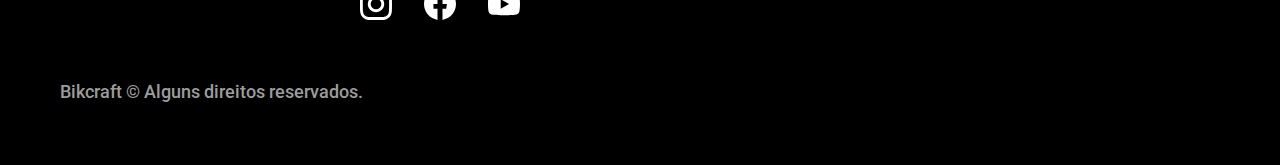
<file: bicicletas/nimbus.html>
<!DOCTYPE html>
<html lang="pt-br">

<head>
  <meta charset="UTF-8">
  <meta name="viewport" content="width=device-width, initial-scale=1.0">

  <title>Nimbus | Bikcraft </title>
  <meta name="description" content="Bicicletas elétricas de alta precisão e qualidade, feitas sob medida para o cliente. Explore o mundo na sua velocidade com a Bikcraft.">

  <link rel="stylesheet" href="../css/style.css">

  <link rel="preconnect" href="https://fonts.googleapis.com">
  <link rel="preconnect" href="https://fonts.gstatic.com" crossorigin>
  <link href="https://fonts.googleapis.com/css2?family=Merriweather:ital,wght@1,900&family=Poppins:wght@400;600&family=Roboto:wght@500&display=swap" rel="stylesheet">
</head>

<body id="bicicleta">
  <header class="header-bg">
    <div class="header container">
      <a href="../">
        <img src="../img/bikcraft.svg" alt="Bikcraft">
      </a>

      <nav aria-label="primaria">
        <ul class="header-menu font-1-m cor-0">
          <li><a href="../bicicletas.html">Bicicletas</a></li>
          <li><a href="../seguros.html">Seguros</a></li>
          <li><a href="../contato.html">Contato</a></li>
        </ul>
      </nav>
    </div>
  </header>
  <main class="titulo-bg">
    <div>
      <div class="titulo container">
        <p class="font-2-xl cor-5">R$ 4999</p>
        <h1 class=" font-1-xxl cor-0">Nimbus Stark <span class="cor-p1">.</span></h1>
      </div>
    </div>
    <div class="bicicleta container">
      <div class="bicicleta-imagens">
        <img src="../img/bicicleta/nimbus1.jpg" alt="">
        <img src="../img/bicicleta/nimbus2.jpg" alt="">
        <img src="../img/bicicleta/nimbus3.jpg" alt="">
      </div>
      <div class="bicicleta-conteudo">
        <p class="font-2-l cor-5">A Nimbus Stark é a melhor Bikcraft já criada pela nossa equipe. Ela vem equipada com os melhores acessórios, o que garante maior velocidade.</p>
        <div class="bicicleta-comprar">
          <a class="botao" href="../orcamento.html">Comprar agora</a>
          <span class="font-1-xs cor-6"><img src="../img/icones/entrega.svg" alt=""> entrega em 5 dias</span>
          <span class="font-1-xs cor-6"><img src="../img/icones/estoque.svg" alt=""> 18 em estoque</span>
        </div>

        <h2 class="font-1-xs cor-0">Informações</h2>
        <ul class="bicicleta-informacoes">
          <li>
            <img src="../img/icones/eletrica.svg" alt="">
            <h3 class="font-1-m cor-0">Motor Elétrico</h3>
            <p class="font-2-xs cor-5">Permite você viajar distâncias inimaginaveis com a sua bike.</p>
          </li>
          <li>
            <img src="../img/icones/velocidade.svg" alt="">
            <h3 class="font-1-m cor-0">50 km/h</h3>
            <p class="font-2-xs cor-5">A mais rápida bicicleta elétrica disponível hoje no mercado.</p>
          </li>
          <li>
            <img src="../img/icones/rastreador.svg" alt="">
            <h3 class="font-1-m cor-0">Rastreador</h3>
            <p class="font-2-xs cor-5">Rastreador e sistema anti-furto para garantir o seu sossego.</p>
          </li>
          <li>
            <img src="../img/icones/carbono.svg" alt="">
            <h3 class="font-1-m cor-0">Fibra de Carbono</h3>
            <p class="font-2-xs cor-5">Maior proteção possível para a sua Bikcraft com fibra de carbono.</p>
          </li>
        </ul>
        <h2 class="font-1-xs cor-0">Ficha técnica</h2>
        <ul class="bicicleta-ficha font-2-s cor-4">
          <li>Peso <span>9 kg</span></li>
          <li>Altura <span>60 cm</span></li>
          <li>Largura<span>120 cm</span></li>
          <li>Profundidade<span>10 cm</span></li>
          <li>Marchas <span>16 </span></li>
          <li>Roda <span>29</span></li>
        </ul>
      </div>
    </div>
  </main>
  <article class="bicicletas-lista container">
    <h2 class=" font-1-xxl">Escolha a sua<span class="cor-p1">.</span></h2>

    <ul>
      <li>
        <a href="./magic.html">
          <img src="../img/bicicletas/magic.jpg" alt="Bicicleta preta">
          <h3 class="font-1-xl">Magic Might</h3>
          <span class="font-2-m cor-8">R$ 2499</span>
        </a>
      </li>
      <li>
        <a href="./nebula.html">
          <img src="../img/bicicletas/nebula.jpg" alt="Bicicleta preta">
          <h3 class="font-1-xl">Nebula Cosmic</h3>
          <span class="font-2-m cor-8">R$ 3999</span>
        </a>
      </li>
    </ul>
  </article>
  <article class="seguro-bg">
    <div class="seguro container">
      <div class="seguro-imagem">
        <img src="../img/fotos/seguros.jpg" alt="Pessoa parada em cima de uma bicicleta">
      </div>
      <div class="seguro-conteudo">
        <h2 class="font-1-xxl cor-0">Pedale mais tranquilo com o nosso <span class="cor-p1"> seguro.</span> </h2>
        <p class="font-2-l cor-5">Inscreva-se em um dos planos do nosso seguro Bikcraft e aproveite diversos benefícios.</p>
        <a class="botao" href="../seguros.html">Conheça mais</a>
      </div>
    </div>
  </article>
  <footer class="footer-bg">
    <div class="footer container">
      <img src="../img/bikcraft.svg" alt="Bikcraft">

      <div class="footer-contato">
        <h3 class="font-2-l-b cor-0">contato</h3>
        <ul class="font-2-m cor-5">
          <li><a href="tel:+5531999999999">+55 31 999999999</a></li>
          <li><a href="mailto:contato@bikcraft.com">contato@bikcraft.com</a></li>
          <li>Rua do endereço,77 - Canadá</li>
          <li>Belo Horizonte</li>
        </ul>
        <div class="footer-redes">
          <a href="../"><img src="../img/redes/instagram.svg" alt="instagram"></a>
          <a href="../"><img src="../img/redes/facebook.svg" alt="facebook"></a>
          <a href="../"><img src="../img/redes/youtube.svg" alt="youtube"></a>
        </div>
      </div>
      <div class="footer-informacoes">
        <h3 class="font-2-l-b cor-0">Informações</h3>
        <nav>
          <ul class="font-1-m cor-5">
            <li><a href="../bicicletas.html">Bicicletas</a></li>
            <li><a href="../seguros.html">Seguros</a></li>
            <li><a href="../contato.html">Contato</a></li>
            <li><a href="../termos.html">Termos e Condições</a></li>
          </ul>
        </nav>
      </div>
      <p class="footer-copy font-2-m cor-6">Bikcraft © Alguns direitos reservados.</p>
    </div>

  </footer>
</body>

</html>
</file>
<file: css/style.css>
@import "./global/global.css";
@import "./utilidades/tipografia.css";

@import "./global/header.css";
@import "./global/footer.css";

/* utilidades */
@import "./utilidades/componentes.css";
@import "./utilidades/cores.css";
@import "./utilidades/formulario.css";

/* home  */
@import "./home/introducao.css";
@import "./home/tecnologia.css";
@import "./home/parceiros.css";
@import "./home/depoimento.css";

/* bicicletas*/
@import "./bicicletas/bicicletas-listas.css";
@import "./bicicletas/bicicletas.css";

/* bicicleta */
@import "./bicicleta/bicicleta.css";
@import "./bicicleta/seguro.css";

/* seguros */
@import "./seguros/seguros.css";
@import "./seguros/vantagens.css";
@import "./seguros/perguntas.css";

@import "./contato/contato.css";
@import "./contato/lojas.css";

@import "./orcamento/orcamento.css";

@import "./termos/termos.css";
</file>
